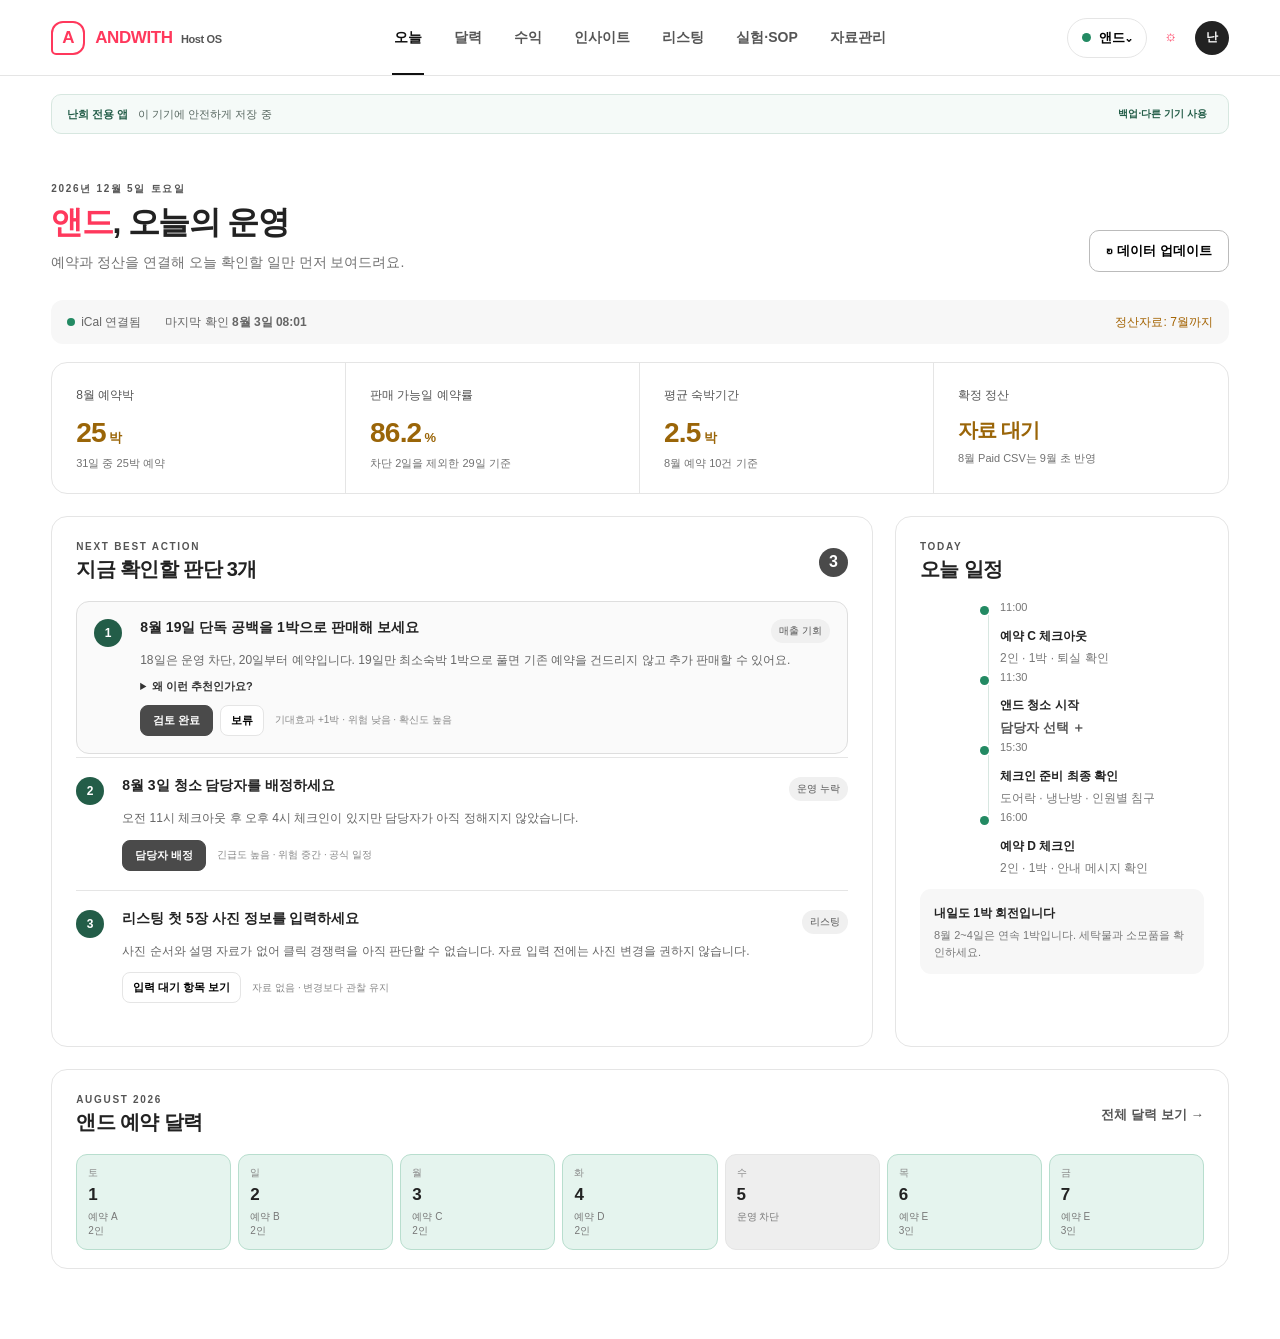
<file: index.html>
<!doctype html>
<html lang="ko">
<head>
  <meta charset="UTF-8">
  <meta name="viewport" content="width=device-width, initial-scale=1.0">
  <meta name="theme-color" content="#ff385c">
  <meta name="apple-mobile-web-app-capable" content="yes">
  <meta name="apple-mobile-web-app-status-bar-style" content="default">
  <meta name="description" content="앤드 숙소의 예약·정산·운영 판단을 돕는 내부 운영 대시보드">
  <title>ANDWITH Host OS · 앤드</title>
  <link rel="manifest" href="manifest.webmanifest">
  <link rel="icon" href="icons/icon.svg" type="image/svg+xml">
  <link rel="apple-touch-icon" href="icons/icon.svg">
  <link rel="stylesheet" href="styles.css">
</head>
<body>
  <header class="topbar">
    <a class="brand" href="#today" aria-label="ANDWITH 홈"><span class="brand-mark">A</span><span>ANDWITH <b>Host OS</b></span></a>
    <nav aria-label="주 메뉴">
      <button class="nav active" data-view="today">오늘</button><button class="nav" data-view="calendar">달력</button><button class="nav" data-view="revenue">수익</button><button class="nav" data-view="insights">인사이트</button><button class="nav" data-view="listing">리스팅</button><button class="nav" data-view="decisions">실험·SOP</button><button class="nav" data-view="data">자료관리</button>
    </nav>
    <div class="top-actions"><div class="property-switch"><button class="property-pill" id="propertyButton"><i></i><span data-property-name>앤드</span>⌄</button><div class="property-menu" id="propertyMenu" hidden></div></div><button class="utility-button" id="installButton" hidden>앱 설치</button><button class="bell" data-open="deviceDialog" aria-label="백업 및 기기 설정">⚙</button><span class="avatar">난</span></div>
  </header>

  <main>
    <div class="device-banner"><b>난희 전용 앱</b><span id="storageStatus">이 기기에 안전하게 저장 중</span><button type="button" data-open="deviceDialog">백업·다른 기기 사용</button></div>
    <section class="view active" id="today">
      <div class="page-head"><div><p class="kicker" id="currentDate">오늘</p><h1><em class="property-accent" data-property-name>앤드</em>, 오늘의 운영</h1><p>예약과 정산을 연결해 오늘 확인할 일만 먼저 보여드려요.</p></div><button class="outline" data-open="syncDialog">↻ 데이터 업데이트</button></div>
      <div class="status-strip"><span><i class="dot green"></i>iCal 연결됨</span><span>마지막 확인 <b id="lastSync">8월 3일 08:01</b></span><span class="needs">정산자료: 7월까지</span></div>
      <div class="metric-grid">
        <article><span>8월 예약박</span><strong id="bookedMetric">25<small>박</small></strong><p>31일 중 25박 예약</p></article>
        <article><span>판매 가능일 예약률</span><strong id="sellableMetric">86.2<small>%</small></strong><p>차단 2일을 제외한 29일 기준</p></article>
        <article><span>평균 숙박기간</span><strong id="losMetric">2.5<small>박</small></strong><p>8월 예약 10건 기준</p></article>
        <article><span>확정 정산</span><strong class="waiting">자료 대기</strong><p>8월 Paid CSV는 9월 초 반영</p></article>
      </div>

      <div class="dashboard-grid">
        <section class="panel actions-panel"><div class="panel-head"><div><p class="kicker">NEXT BEST ACTION</p><h2>지금 확인할 판단 3개</h2></div><span class="count">3</span></div>
          <article class="recommend urgent"><span class="rank">1</span><div><div class="rec-title"><b>8월 19일 단독 공백을 1박으로 판매해 보세요</b><span>매출 기회</span></div><p>18일은 운영 차단, 20일부터 예약입니다. 19일만 최소숙박 1박으로 풀면 기존 예약을 건드리지 않고 추가 판매할 수 있어요.</p><details><summary>왜 이런 추천인가요?</summary><ul><li>예약 사이 판매 가능한 단독 1박입니다.</li><li>최근 임박 1박 수령액은 약 8.8만~11.8만원 범위입니다.</li><li>외주 청소 시 할인 폭이 크면 이익이 빠르게 줄어듭니다.</li></ul></details><div class="rec-actions"><button class="action-button">검토 완료</button><button>보류</button><small>기대효과 +1박 · 위험 낮음 · 확신도 높음</small></div></div></article>
          <article class="recommend"><span class="rank">2</span><div><div class="rec-title"><b>8월 3일 청소 담당자를 배정하세요</b><span>운영 누락</span></div><p>오전 11시 체크아웃 후 오후 4시 체크인이 있지만 담당자가 아직 정해지지 않았습니다.</p><div class="rec-actions"><button class="action-button" data-view-link="calendar">담당자 배정</button><small>긴급도 높음 · 위험 중간 · 공식 일정</small></div></div></article>
          <article class="recommend"><span class="rank">3</span><div><div class="rec-title"><b>리스팅 첫 5장 사진 정보를 입력하세요</b><span>리스팅</span></div><p>사진 순서와 설명 자료가 없어 클릭 경쟁력을 아직 판단할 수 없습니다. 자료 입력 전에는 사진 변경을 권하지 않습니다.</p><div class="rec-actions"><button data-view-link="listing">입력 대기 항목 보기</button><small>자료 없음 · 변경보다 관찰 유지</small></div></div></article>
        </section>

        <aside class="panel right-panel"><div class="panel-head"><div><p class="kicker">TODAY</p><h2>오늘 일정</h2></div></div>
          <div class="timeline"><div><time>11:00</time><span><b>예약 C 체크아웃</b><small>2인 · 1박 · 퇴실 확인</small></span></div><div><time>11:30</time><span><b><span data-property-name>앤드</span> 청소 시작</b><small><button class="text-button" id="cleanerButton">담당자 선택 ＋</button></small></span></div><div><time>15:30</time><span><b>체크인 준비 최종 확인</b><small>도어락 · 냉난방 · 인원별 침구</small></span></div><div><time>16:00</time><span><b>예약 D 체크인</b><small>2인 · 1박 · 안내 메시지 확인</small></span></div></div>
          <div class="mini-alert"><b>내일도 1박 회전입니다</b><p>8월 2~4일은 연속 1박입니다. 세탁물과 소모품을 확인하세요.</p></div>
        </aside>
      </div>

      <section class="panel calendar-preview"><div class="panel-head"><div><p class="kicker">AUGUST 2026</p><h2><span data-property-name>앤드</span> 예약 달력</h2></div><button class="text-button" data-view-link="calendar">전체 달력 보기 →</button></div><div id="miniCalendar" class="week-strip"></div></section>
    </section>

    <section class="view" id="calendar">
      <div class="page-head compact"><div><p class="kicker">OPERATIONS CALENDAR</p><h1><em class="property-accent" data-property-name>앤드</em> 예약 달력</h1><p>예약·차단·청소 일정을 한 달 전체로 확인합니다.</p></div><div class="head-buttons"><button class="outline" data-open="reservationDialog">＋ 예약 보완</button><button class="primary" data-open="syncDialog">↻ 동기화</button></div></div>
      <section class="panel calendar-panel" id="singleCalendarPanel"><div class="calendar-toolbar"><button aria-label="이전 달">‹</button><h2>2026년 8월</h2><button aria-label="다음 달">›</button><div class="legend"><span><i class="and"></i><span data-property-name>앤드</span> 예약</span><span><i class="blocked"></i>운영 차단</span><span><i class="clean"></i>청소</span></div></div><div class="weekdays"><span>일</span><span>월</span><span>화</span><span>수</span><span>목</span><span>금</span><span>토</span></div><div id="monthCalendar" class="month-calendar"></div></section>
      <section class="panel portfolio-panel" id="portfolioCalendarPanel" hidden><div class="calendar-toolbar"><button aria-label="이전 달">‹</button><h2>2026년 8월 · 전체 숙소</h2><button aria-label="다음 달">›</button><div class="legend" id="portfolioLegend"></div></div><div class="portfolio-scroll"><div id="portfolioCalendar" class="portfolio-calendar"></div></div><p class="portfolio-help">숙소별 한 줄에서 예약기간·인원·청소일을 동시에 확인합니다. 숙소명을 누르면 개별 월 달력으로 전환됩니다.</p></section>
      <section class="panel cleaning-panel"><div class="panel-head"><div><p class="kicker">CLEANING ASSIGNMENT</p><h2>청소 일정 배정</h2><p>작업과정은 카카오톡에서 소통하고, 앱은 담당자와 일정 누락만 확인합니다.</p></div><div class="cleaning-tools"><select id="cleanerFilter" aria-label="담당자별 일정 필터"><option value="all">전체 담당자</option></select><button class="outline small" id="copyAllCleaning">카톡 일정 전체 복사</button></div></div><div id="cleaningScheduleList" class="cleaning-list"></div></section>
    </section>

    <section class="view" id="revenue">
      <div class="page-head compact"><div><p class="kicker">REVENUE & PROFIT</p><h1><em class="property-accent" data-property-name>앤드</em> 정산·손익</h1><p>숙박월 실적과 실제 입금월을 분리해서 봅니다.</p></div><div class="head-buttons"><button class="outline" data-open="monthlyCostDialog">월 비용 정리</button><button class="primary" data-open="csvDialog">CSV 업로드</button></div></div>
      <div class="notice"><b>8월은 진행 중입니다.</b><span>8월 Paid CSV를 9월 초에 올리면 확정 정산으로 마감됩니다. 매일 올릴 필요는 없어요.</span></div>
      <div class="month-tabs"><button>6월</button><button class="active">7월</button><button>8월 <small>진행 중</small></button></div>
      <div class="metric-grid revenue-cards"><article><span>7월 호스팅 총수입</span><strong>3,846,160<small>원</small></strong><p>숙박월 기준 추정 배분</p></article><article><span>공동호스트·수수료 후</span><strong>3,087,504<small>원</small></strong><p>입력 거래 기준</p></article><article><span>총 ADR</span><strong>142,450<small>원</small></strong><p>예약박 27박 기준</p></article><article><span>세전 예상 운영이익</span><strong id="profitMetric">1,757,504<small>원</small></strong><p>추가비용 입력 전</p></article></div>
      <div class="dashboard-grid"><section class="panel"><div class="panel-head"><div><p class="kicker">PROFIT BRIDGE</p><h2>7월에 남은 돈</h2></div><button class="outline small" data-open="monthlyCostDialog">월 비용 정리</button></div><div class="profit-list"><div><span>호스팅 총수입</span><b>3,846,160원</b></div><div class="minus"><span>에어비앤비 수수료·공동호스트</span><b>−758,656원</b></div><div id="monthlyCostRows"></div><div class="total"><span>세전 예상 운영이익</span><b id="profitTotal">3,087,504원</b></div></div><p class="formula">매일 지출을 다시 적지 않습니다. ChatGPT 운영일지로 정리한 월세·공과금·청소·비품 등 월 합계만 월말에 한 번 확정합니다.</p></section><aside class="panel data-quality"><div class="panel-head"><div><p class="kicker">DATA QUALITY</p><h2>정산 확인사항</h2></div></div><ul><li class="ok">Payout 행은 매출에서 제외</li><li class="ok">동일 예약코드 분할거래 통합</li><li class="ok">추천 크레딧은 영업외수입 분리</li><li class="warn">월경계 예약은 숙박일별 평균 배분</li><li class="warn" id="costQuality">7월 월 비용 입력 대기</li></ul></aside></div>
    </section>

    <section class="view" id="insights">
      <div class="page-head compact"><div><p class="kicker">PERFORMANCE INSIGHTS</p><h1><em class="property-accent" data-property-name>앤드</em> 성과 인사이트</h1><p>조회·예약·남은 판매일을 함께 보고 전환율을 해석합니다.</p></div><button class="outline" id="addChange" data-open="changeDialog">＋ 변경 기록</button></div>
      <div class="metric-grid"><article><span>7월 조회수</span><strong>4,126</strong><p>6월 대비 +58.2%</p></article><article><span>새 예약</span><strong>25<small>건</small></strong><p>선택기간 기준</p></article><article><span>조회→예약률</span><strong>0.6<small>%</small></strong><p>가동률과 다른 지표입니다</p></article><article><span>7월 판매 가능일 예약률</span><strong>100<small>%</small></strong><p>운영차단 4일 제외</p></article></div>
      <section class="panel chart-panel"><div class="panel-head"><div><p class="kicker">VIEWS & CHANGE LOG</p><h2>일별 조회수와 운영 변경</h2></div><span class="chip">자료 입력 대기</span></div><div class="chart-empty"><b>일별 조회수 자료가 없습니다</b><p>확인된 월 합계는 조회 4,126회·새 예약 25건입니다. 그래프 모양을 보고 일별 숫자를 임의 생성하지 않습니다.</p><button class="outline small" id="addInsightData">호스트 통계 화면·파일 등록</button></div></section>
      <section class="insight-grid"><article class="panel stage-card"><span class="stage">1 · 발견</span><h3>노출과 조회</h3><b>조회 4,126회</b><p>제목·대표사진·검색조건 변경과 조회 급등일을 비교합니다.</p><small>자료: 성과 대시보드</small></article><article class="panel stage-card"><span class="stage">2 · 전환</span><h3>조회에서 예약</h3><b>예약률 0.6%</b><p>남은 판매일과 최소숙박을 함께 봐야 낮아진 원인을 오판하지 않습니다.</p><small>자료: 성과 + iCal</small></article><article class="panel stage-card"><span class="stage">3 · 운영</span><h3>예약의 품질</h3><b>평균 2.5박</b><p>인원·리드타임·공백·청소 회전수를 이용해 좋은 예약을 구분합니다.</p><small>자료: iCal + 수기보완</small></article><article class="panel stage-card"><span class="stage">4 · 이익</span><h3>실제로 남은 돈</h3><b>순 ADR 추적</b><p>매출이 아니라 수수료와 모든 운영비를 제외한 결과로 평가합니다.</p><small>자료: CSV + 비용</small></article></section>
      <section class="panel report-preview"><div><p class="kicker">OWNER REPORT</p><h2>숙소주인에게 설명 가능한 성과보고서</h2><p>단순히 예약을 관리했다고 보고하지 않고, 공동호스트가 어떤 판단으로 매출과 운영품질을 관리했는지 근거와 함께 보여줍니다.</p></div><ul><li><b>예약·매출·순수익</b><span>가동률·ADR·비용 차감 결과</span></li><li><b>고객 구성</b><span>2·3·4인 예약과 숙박기간</span></li><li><b>후기 내용</b><span>반복 장점·단점과 대응</span></li><li><b>리스팅 변경</b><span>변경 이유와 전후 결과</span></li><li><b>다음 달 계획</b><span>실험 한 가지와 관찰기간</span></li><li><b>주요 수행업무</b><span>공동호스트가 처리한 판단</span></li></ul></section>
    </section>

    <section class="view" id="listing">
      <div class="page-head compact"><div><p class="kicker">LISTING OPTIMIZATION</p><h1><em class="property-accent" data-property-name>앤드</em> 리스팅 최적화</h1><p>확인 가능한 데이터만 사용해 검색 가능성·콘텐츠·가격·전환을 점검하고 변경 결과를 축적합니다.</p></div><div class="head-buttons"><button class="outline" data-open="listingDialog">기본정보 입력</button><button class="action-button" data-open="changeDialog">＋ 변경 이력</button></div></div>
      <div class="source-strip"><span><b>마지막 갱신</b> 2026.08.04 18:00</span><span class="evidence official">공식 확인</span><span class="evidence estimated">데이터 기반 추정</span><span class="evidence hypothesis">운영 가설</span></div>
      <section class="listing-status-grid"><article class="panel status-card"><span>검색 가능성 점검</span><b>일부 확인</b><p>iCal 연결 · 최소숙박 자료 있음<br>응답률·호스트 취소 자료 없음</p></article><article class="panel status-card"><span>리스팅 준비도</span><b>입력 보완</b><p>제목·구조 입력됨<br>사진 설명·번역문 입력 대기</p></article><article class="panel status-card"><span>가격 경쟁 상태</span><b>자료 없음</b><p>비교숙소 링크와 게스트 총가격 입력 필요</p></article><article class="panel status-card"><span>전환 추세</span><b>관찰 유지</b><p>조회→예약률 0.6%<br>판매 가능일과 함께 해석</p></article></section>
      <section class="panel listing-profile"><div class="panel-head"><div><p class="kicker">A · LISTING PROFILE</p><h2>리스팅 기본정보</h2></div><button class="text-button" data-open="listingDialog">입력·수정</button></div><div id="listingProfileSummary" class="profile-summary"></div></section>
      <section class="optimization-grid"><article class="panel"><div class="section-label">B · 검색 노출 점검</div><ul class="check-list"><li class="done">예약 가능한 날짜·최소숙박 확인</li><li class="done">최대 4인·침대 3개 정보 확인</li><li class="waiting-item">응답률·응답시간 입력 대기</li><li class="waiting-item">평점·후기 반복내용 입력 대기</li></ul></article><article class="panel"><div class="section-label">C · 콘텐츠 최적화</div><ul class="check-list"><li class="done">망원시장·한강·홍대 접근성 명시</li><li class="done">반지층과 협소한 공용공간 고지</li><li class="waiting-item">대표사진·첫 5장 순서 점검 필요</li><li class="waiting-item">중국어·영어 번역문 점검 필요</li></ul></article><article class="panel"><div class="section-label">D · 노출·전환 분석</div><div class="funnel-row"><span>조회 4,126</span><i>→</i><span>문의 <b>자료 없음</b></span><i>→</i><span>예약 25</span><i>→</i><span>후기 <b>입력 대기</b></span></div><p class="data-note">Airbnb가 제공하지 않은 노출·문의 수치는 생성하지 않습니다.</p></article><article class="panel"><div class="section-label">E · 가격·예약조건</div><ul class="check-list"><li>호스트 수령액: CSV 연결</li><li class="waiting-item">게스트 총 결제금액 입력 대기</li><li>추가인원 요금: 3인부터 2만원</li><li>1박·2박 예약 틈: 달력 자동점검</li></ul></article><article class="panel"><div class="section-label">F · 비교숙소 관리</div><p>같은 지역·침실 수·최대인원·지상/반지하 조건을 기준으로 실제 경쟁숙소 링크를 직접 저장합니다.</p><button class="outline small" data-open="competitorDialog">＋ 비교숙소 등록</button><div id="competitorList" class="compact-list"></div></article><article class="panel"><div class="section-label">G · 리스팅 변경 이력</div><div class="experiment-banner inactive"><b>진행 중인 실험 없음</b><span>변경 이력을 등록하면 관찰기간 동안 같은 영역의 반복수정을 경고합니다.</span><small>데이터가 부족하면 변경보다 관찰 유지를 우선합니다.</small></div><div id="changeHistoryList" class="compact-list"></div></article></section>
      <section class="panel recommendation-deck"><div class="panel-head"><div><p class="kicker">H · NEXT LISTING ACTION</p><h2>리스팅 추천 카드</h2></div><span>최대 3개 · 근거 유형 표시</span></div><article class="listing-rec"><span class="evidence estimated">데이터 기반 추정</span><h3>30일 이내 평일 1박 공실이 존재합니다</h3><dl><div><dt>사용 데이터</dt><dd>iCal · 8/1~8/31</dd></div><div><dt>권장 행동</dt><dd>해당 날짜만 최소숙박 1박으로 완화</dd></div><div><dt>기대 이익</dt><dd>추가 1박의 순수익 확보 가능</dd></div><div><dt>위험</dt><dd>외주 청소 시 낮은 판매가로 이익 감소</dd></div><div><dt>관찰 기간</dt><dd>14일</dd></div><div><dt>복구 조건</dt><dd>예약 없음 또는 순수익 기준 미달</dd></div></dl><footer>신뢰도 높음 · 전체 달력 조건은 변경하지 않음</footer></article><article class="listing-rec muted"><span class="evidence hypothesis">운영 가설</span><h3>3인 수요에 침대 3개의 장점이 충분히 전달되지 않을 수 있습니다</h3><p>사진과 설명자료가 부족하므로 지금은 변경보다 자료 수집을 우선합니다.</p><footer>신뢰도 낮음 · 관찰 유지</footer></article></section>
    </section>

    <section class="view" id="decisions">
      <div class="page-head compact"><div><p class="kicker">DECIDE · CONTROL · LEARN</p><h1><em class="property-accent" data-property-name>앤드</em> 실험·SOP</h1><p>감이 아니라 증거로, 동시에가 아니라 하나씩 실행합니다.</p></div><button class="primary" data-open="decisionDialog">＋ 결정 티켓</button></div>
      <div class="control-strip"><article><span>숙소별 진행 실험</span><b>0 / 1</b></article><article><span>전체 핵심과제</span><b>1 / 3</b></article><article><span>복구 가능한 실험</span><b>1</b></article><article><span>SOP 승격</span><b id="sopCount">0</b></article></div>
      <div class="dashboard-grid"><section class="panel"><div class="panel-head"><div><p class="kicker">DECISION TICKETS</p><h2>승인할 한 가지</h2></div><span class="evidence estimated">데이터 기반 추정</span></div><article class="decision-card"><h3>평일 1박 공실 한 날짜만 최소숙박을 완화</h3><div class="decision-facts"><p><b>확인된 사실</b> 예약 사이 판매 가능한 1박이 존재합니다.</p><p><b>미확인</b> 게스트 총가격과 외주 청소 확정비용</p></div><dl><div><dt>가장 작은 단계</dt><dd>해당 날짜 한 칸만 변경</dd></div><div><dt>변수</dt><dd>최소 숙박일 1개</dd></div><div><dt>최대손실</dt><dd>0원 · 할인은 별도 승인</dd></div><div><dt>관찰기간</dt><dd>14일</dd></div><div><dt>성공조건</dt><dd>목표 순현금 이상 예약</dd></div><div><dt>복구조건</dt><dd>미예약 또는 기준 미달</dd></div></dl><footer><span>승인자 난희 · 재검토 8월 17일</span><button class="outline small">변경하지 않음</button><button class="action-button small">제한 실행 승인</button></footer></article></section><aside class="panel"><div class="panel-head"><div><p class="kicker">LEARNING LOOP</p><h2>결과를 자산으로</h2></div></div><ol class="learning-steps"><li class="done">문제와 기준선 저장</li><li>한 변수 제한 실행</li><li>관찰기간 결과 확인</li><li>유지 또는 원상복구</li><li>반복 성공 시 SOP 승격</li></ol><div id="sopList" class="compact-list"><p>아직 승격된 SOP가 없습니다.</p></div></aside></div>
    </section>

    <section class="view" id="data">
      <div class="page-head compact"><div><p class="kicker">PRIVATE DATA CENTER</p><h1>자료관리</h1><p>내 숙소와 향후 관리숙소를 코드 수정 없이 등록하고 과거·현재·미래 자료를 연결합니다.</p></div><button class="primary" data-open="propertyDialog">＋ 숙소 등록</button></div>
      <section class="panel portfolio-overview"><div class="panel-head"><div><p class="kicker">MY PORTFOLIO</p><h2>내 숙소 · 망원 건물</h2></div><span>관리자 난희</span></div><div class="property-cards"><article><i style="background:#315f50"></i><div><b>1호점 · 앤드</b><span>기본정보 등록 · 예약자료 연결</span></div><button class="outline small" data-property-jump="and">열기</button></article><article><i style="background:#d49a22"></i><div><b>2호점 · 위드</b><span>기본정보 등록 · 자료 가져오기 대기</span></div><button class="outline small" data-property-jump="with">열기</button></article></div></section>
      <div class="data-grid"><button class="data-tile" data-open="syncDialog"><b>현재·미래 달력</b><span>숙소별 iCal 주소를 한 번 연결</span><em>iCal 연결 →</em></button><button class="data-tile" data-open="csvDialog"><b>과거·현재 수입</b><span>Paid·Upcoming CSV 여러 번 반영</span><em>CSV 가져오기 →</em></button><button class="data-tile" data-open="monthlyCostDialog"><b>월별 비용</b><span>월말에 항목별 합계만 한 번 입력</span><em>월 비용 정리 →</em></button><button class="data-tile" data-open="cleanerDialog"><b>청소 담당자</b><span>난희·외주 담당자를 등록하고 배정</span><em>담당자 관리 →</em></button><button class="data-tile" data-open="listingDialog"><b>리스팅 기준선</b><span>제목·사진·예약조건의 현재 상태 저장</span><em>기본정보 입력 →</em></button><button class="data-tile"><b>성과·후기</b><span>자료가 없으면 임의 생성하지 않음</span><em>2차 연결 예정</em></button></div>
      <section class="panel privacy-panel"><b>비공개 운영 원칙</b><p>예약코드는 중복·환불 연결에만 내부 사용하고 기본 화면에서 숨깁니다. 계좌번호·결제 참조번호·Airbnb 비밀번호는 저장하지 않습니다.</p></section>
    </section>
  </main>

  <dialog id="syncDialog"><form method="dialog"><button class="close" value="cancel">×</button><p class="kicker">CALENDAR SYNC</p><h2>예약 달력 업데이트</h2><p>iCal 주소는 한 번만 저장합니다. 브라우저 보안상 직접 읽지 못할 경우 최신 iCal 원문을 붙여 넣을 수 있어요.</p><label>비공개 iCal 주소<input id="icalUrl" type="url" value="" placeholder="https://www.airbnb.co.kr/calendar/ical/…"></label><label>또는 iCal 원문 붙여넣기<textarea id="icalText" placeholder="BEGIN:VCALENDAR…"></textarea></label><div id="syncResult" class="result">현재 테스트 데이터: 8월 예약 10건 · 25박 · 차단 2일</div><div class="dialog-actions"><button value="cancel">취소</button><button type="button" class="primary" id="syncButton">업데이트 확인</button></div></form></dialog>
  <dialog id="csvDialog"><form method="dialog"><button class="close" value="cancel">×</button><p class="kicker">AIRBNB CSV</p><h2>정산자료 가져오기</h2><p>같은 파일을 다시 올려도 예약코드와 거래 내용을 비교해 중복 반영하지 않습니다.</p><label class="dropzone">CSV 파일 선택<input id="csvFile" type="file" accept=".csv,text/csv"><span>파일을 끌어놓거나 눌러서 선택</span><small>Paid 또는 Upcoming CSV</small></label><label>또는 표 내용 붙여넣기<textarea id="csvText" placeholder="날짜&#9;입금 예정일&#9;종류&#9;예약 코드…"></textarea></label><div id="csvResult" class="result">파일을 선택하면 예약·Payout·공동호스트 분배를 자동 분류합니다.</div><div class="dialog-actions"><button value="cancel">취소</button><button type="button" class="primary" id="csvButton">분석해서 반영</button></div></form></dialog>
  <dialog id="guestDialog"><form method="dialog"><button class="close" value="cancel">×</button><p class="kicker">GUEST COUNT</p><h2>새 예약 인원 확인</h2><p>현재 등록된 8월 예약은 모두 입력됐습니다. 다음 새 예약부터 아래 버튼으로 총인원만 선택하면 됩니다.</p><div class="empty-state">✓ 미입력 예약이 없습니다.</div><div class="dialog-actions"><button value="cancel" class="primary">확인</button></div></form></dialog>
  <dialog id="reservationDialog"><form method="dialog"><button class="close" value="cancel">×</button><p class="kicker">RESERVATION DETAILS</p><h2>예약 정보 보완</h2><div class="form-row"><label>체크인<input type="date" value="2026-08-04"></label><label>체크아웃<input type="date" value="2026-08-05"></label></div><label>총인원<div class="guest-buttons"><button type="button">1명</button><button type="button" class="selected">2명</button><button type="button">3명</button><button type="button">4명</button></div></label><label>청소 담당자<select><option>난희 · 직접 청소</option><option>외주 담당자</option><option>미배정</option></select></label><div class="dialog-actions"><button value="cancel">취소</button><button value="default" class="primary">저장</button></div></form></dialog>
  <dialog id="monthlyCostDialog" class="wide-dialog"><form method="dialog" id="monthlyCostForm"><button class="close" value="cancel">×</button><p class="kicker">MONTHLY COST CLOSE</p><h2><span data-property-name>앤드</span> 월별 비용 정리</h2><p>매일 입력하지 않고 월말에 항목별 합계만 한 번 저장합니다.</p><div class="form-row"><label>귀속월<input name="month" type="month" value="2026-07" required></label><label>상태<select name="status"><option>작성 중</option><option>월말 확정</option></select></label></div><div class="cost-fields"><label>월세<input name="rent" type="number" min="0" value="700000"></label><label>관리비<input name="management" type="number" min="0" value="50000"></label><label>전기·가스·수도<input name="utilities" type="number" min="0"></label><label>인터넷<input name="internet" type="number" min="0"></label><label>청소비<input name="cleaning" type="number" min="0"></label><label>세탁비<input name="laundry" type="number" min="0"></label><label>비품·소모품<input name="supplies" type="number" min="0"></label><label>수리·보수<input name="repairs" type="number" min="0"></label><label>기타<input name="other" type="number" min="0"></label></div><label>월말 메모<textarea name="note" placeholder="예: 인터넷은 힘찬 명의로 납부"></textarea></label><div class="monthly-total">월 비용 합계 <b id="monthlyCostPreview">750,000원</b></div><div class="dialog-actions"><button value="cancel">취소</button><button type="submit" class="action-button">월 비용 저장</button></div></form></dialog>
  <dialog id="cleanerDialog"><form method="dialog" id="cleanerForm"><button class="close" value="cancel">×</button><p class="kicker">CLEANER DIRECTORY</p><h2>청소 담당자 등록</h2><p>담당자는 난희만 등록합니다. 현장 소통은 계속 카카오톡을 사용합니다.</p><label>이름<input name="name" required placeholder="예: 홍길동"></label><label>구분<select name="type"><option>난희 직접 청소</option><option>외주 담당자</option></select></label><label>기본 1회 비용<input name="fee" type="number" min="0" placeholder="예: 50000"></label><label>기본 숙소<select name="property"><option value="and">앤드</option><option value="with">위드</option><option value="all">앤드·위드</option></select></label><div id="cleanerDirectory" class="result"></div><div class="dialog-actions"><button value="cancel">닫기</button><button type="submit" class="action-button">담당자 등록</button></div></form></dialog>
  <dialog id="decisionDialog"><form method="dialog" id="decisionForm"><button class="close" value="cancel">×</button><p class="kicker">CONTROLLED DECISION</p><h2>결정 티켓 만들기</h2><label>발견된 현상<input name="finding" required></label><label>권장 행동<input name="action" required></label><div class="form-row"><label>최대손실<input name="maxLoss"></label><label>관찰 종료일<input name="reviewDate" type="date"></label></div><label>성공조건<input name="success" required></label><label>중단·원상복구 조건<input name="rollback" required></label><div class="dialog-actions"><button value="cancel">취소</button><button type="submit" class="action-button">난희 승인 대기로 저장</button></div></form></dialog>
  <dialog id="deviceDialog"><form method="dialog"><button class="close" value="cancel">×</button><p class="kicker">DEVICE & BACKUP</p><h2>기기 저장·백업</h2><p>현재 버전은 기기 안에 저장됩니다. 태블릿에서 내보낸 백업을 휴대폰·PC에서 가져오면 같은 자료를 이어서 볼 수 있습니다.</p><div class="device-actions"><button type="button" class="action-button" id="exportBackup">백업 파일 내보내기</button><label class="file-button">백업 파일 가져오기<input id="importBackup" type="file" accept="application/json,.json"></label></div><div class="result" id="backupResult">마지막 백업: 아직 없음</div><div class="install-help"><b>홈 화면에 앱 추가</b><p>Android·Chrome: 메뉴 → 앱 설치 또는 홈 화면에 추가<br>iPhone·iPad Safari: 공유 → 홈 화면에 추가</p><button type="button" class="outline" id="installFromDialog">설치 가능한지 확인</button></div><p class="privacy-copy">공용 PC에서는 사용 후 브라우저 자료를 삭제하세요. 난희 전용 클라우드 동기화는 비공개 서버 배포 단계에서 연결합니다.</p><div class="dialog-actions"><button value="cancel">닫기</button></div></form></dialog>
  <dialog id="propertyDialog"><form method="dialog" id="propertyForm"><button class="close" value="cancel">×</button><p class="kicker">NEW PROPERTY</p><h2>새 숙소 등록</h2><p>숙소별 예약·정산·리스팅 자료는 서로 분리해 관리합니다.</p><label>숙소명<input name="name" required placeholder="예: 위드"></label><label>지역<input name="area" required placeholder="예: 서울 마포구"></label><label>숙소 표시색<select name="color"><option value="#d49a22">황금색</option><option value="#315f50">짙은 초록</option><option value="#596a91">남색</option></select></label><div class="dialog-actions"><button value="cancel">취소</button><button type="submit" class="action-button">숙소 등록</button></div></form></dialog>
  <dialog id="listingDialog" class="wide-dialog"><form method="dialog" id="listingForm"><button class="close" value="cancel">×</button><p class="kicker">LISTING PROFILE</p><h2>숙소별 리스팅 기본정보</h2><p>자동으로 확인할 수 없는 내용은 직접 수정합니다. 입력값은 현재 선택한 숙소에만 저장됩니다.</p><div class="form-row"><label>에어비앤비 공개 링크<input name="url" type="url" placeholder="https://www.airbnb.co.kr/rooms/..."></label><label>리스팅 제목<input name="title" required></label></div><label>요약문<textarea name="summary"></textarea></label><label>상세 설명<textarea name="description"></textarea></label><div class="form-row three"><label>최대 인원<input name="maxGuests" type="number" min="1"></label><label>침실·침대·욕실<input name="layout" placeholder="2실 · 3침대 · 1욕실"></label><label>체크인·체크아웃<input name="times" placeholder="16:00 · 11:00"></label></div><label>편의시설<textarea name="amenities" placeholder="와이파이, 세탁기, 에어컨..."></textarea></label><label>숙소 이용규칙<textarea name="rules"></textarea></label><div class="form-row three"><label>즉시 예약<select name="instantBook"><option>사용</option><option>사용 안 함</option></select></label><label>최소·최대 숙박<input name="stayLimits" placeholder="1~28박"></label><label>사전 예약 가능 기간<input name="advanceWindow" placeholder="예: 12개월"></label></div><div class="form-row three"><label>예약 마감시간<input name="cutoff" placeholder="예: 1일 전"></label><label>준비시간<input name="prepTime" placeholder="예: 없음"></label><label>취소정책<input name="cancellation" placeholder="예: 일반"></label></div><label>대표사진·사진 순서·설명<textarea name="photos" placeholder="1. 대표사진: 큰방 전체 / 2. 침대 구성..."></textarea></label><div class="dialog-actions"><button value="cancel">취소</button><button type="submit" class="action-button">기본정보 저장</button></div></form></dialog>
  <dialog id="changeDialog"><form method="dialog" id="changeForm"><button class="close" value="cancel">×</button><p class="kicker">CHANGE LOG</p><h2>리스팅 변경 이력</h2><label>변경일<input name="date" type="date" required></label><label>변경 항목<select name="field"><option>제목</option><option>대표사진</option><option>사진 순서</option><option>설명</option><option>편의시설</option><option>가격</option><option>인원 추가요금</option><option>최소 숙박일</option><option>할인</option><option>예약 가능 기간</option></select></label><div class="form-row"><label>변경 전<textarea name="before" required></textarea></label><label>변경 후<textarea name="after" required></textarea></label></div><label>변경 이유<input name="reason" required></label><label>기대 효과<input name="expected"></label><div class="form-row"><label>관찰 시작<input name="observeStart" type="date"></label><label>관찰 종료<input name="observeEnd" type="date"></label></div><label>실제 결과·결정<textarea name="result" placeholder="관찰 중 / 유지 / 추가 관찰 / 원상복구"></textarea></label><div class="dialog-actions"><button value="cancel">취소</button><button type="submit" class="action-button">변경 이력 저장</button></div></form></dialog>
  <dialog id="competitorDialog"><form method="dialog" id="competitorForm"><button class="close" value="cancel">×</button><p class="kicker">COMPARABLE LISTING</p><h2>비교숙소 직접 등록</h2><p>자동 스크래핑 없이 실제 경쟁대상만 저장합니다.</p><label>비교숙소명<input name="name" required></label><label>공개 링크<input name="url" type="url" required></label><div class="form-row"><label>평일 총가격<input name="weekdayPrice" type="number"></label><label>주말 총가격<input name="weekendPrice" type="number"></label></div><label>조건 메모<textarea name="conditions" placeholder="지역·침실·최대인원·숙소유형·평점·반지하 여부·편의시설"></textarea></label><div class="dialog-actions"><button value="cancel">취소</button><button type="submit" class="action-button">비교숙소 저장</button></div></form></dialog>
  <div id="toast" role="status"></div>
  <script src="app.js"></script>
</body>
</html>
</file>
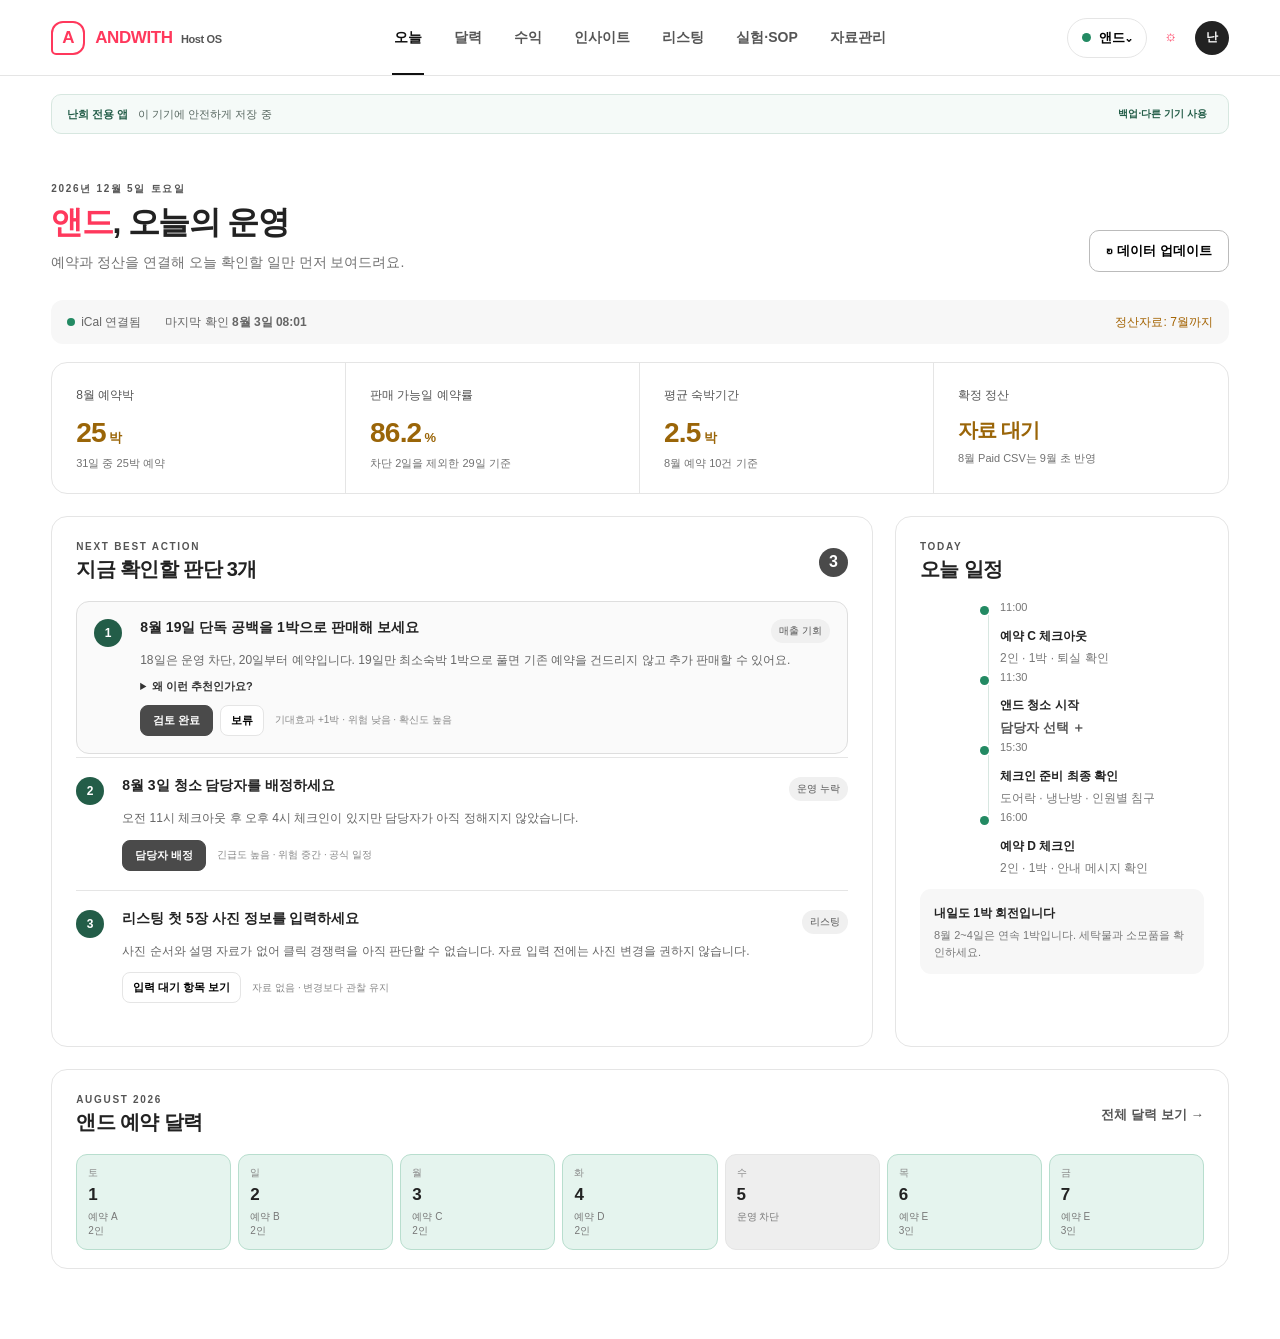
<file: andwith-demo.html>
<!doctype html>
<html lang="ko">
<head>
  <meta charset="UTF-8">
  <meta name="viewport" content="width=device-width, initial-scale=1.0">
  <meta name="theme-color" content="#ff385c">
  <meta name="apple-mobile-web-app-capable" content="yes">
  <meta name="apple-mobile-web-app-status-bar-style" content="default">
  <meta name="description" content="앤드 숙소의 예약·정산·운영 판단을 돕는 내부 운영 대시보드">
  <title>ANDWITH Host OS · 앤드</title>
  <link rel="manifest" href="manifest.webmanifest">
  <link rel="icon" href="icons/icon.svg" type="image/svg+xml">
  <link rel="apple-touch-icon" href="icons/icon.svg">
  <style>
:root{--coral:#ff385c;--coral-dark:#df264b;--ink:#222;--muted:#717171;--line:#e5e5e5;--soft:#f7f7f7;--green:#238a63;--green-soft:#e5f4ee;--gold:#d49a22;--shadow:0 8px 30px rgba(0,0,0,.07)}
*{box-sizing:border-box}html{scroll-behavior:smooth}body{margin:0;color:var(--ink);background:#fff;font-family:Pretendard,"Noto Sans KR",-apple-system,BlinkMacSystemFont,"Segoe UI",sans-serif}.topbar{height:76px;border-bottom:1px solid var(--line);display:grid;grid-template-columns:1fr auto 1fr;align-items:center;padding:0 4vw;position:sticky;top:0;background:rgba(255,255,255,.96);backdrop-filter:blur(12px);z-index:20}.brand{display:flex;align-items:center;gap:10px;text-decoration:none;color:var(--coral);font-size:17px;font-weight:800;letter-spacing:-.4px}.brand b{color:#555;font-size:11px;margin-left:4px}.brand-mark{width:34px;height:34px;border:2px solid var(--coral);border-radius:12px 12px 12px 5px;display:grid;place-items:center}.topbar nav{display:flex;align-self:stretch;gap:28px}.nav{border:0;background:none;font-size:14px;font-weight:650;color:#555;position:relative;cursor:pointer;padding:0 2px}.nav.active{color:#111}.nav.active:after{content:"";height:2px;background:#111;position:absolute;left:0;right:0;bottom:0}.top-actions{display:flex;align-items:center;justify-content:flex-end;gap:13px}.property-pill{border:1px solid var(--line);border-radius:24px;background:white;padding:10px 14px;font-weight:700}.property-pill i{display:inline-block;width:9px;height:9px;border-radius:50%;background:var(--green);margin-right:8px}.bell{border:0;background:none;color:var(--coral);font-size:10px}.avatar{width:34px;height:34px;border-radius:50%;display:grid;place-items:center;background:#222;color:white;font-size:12px;font-weight:700}main{max-width:1480px;margin:auto;padding:0 4vw 70px}.view{display:none}.view.active{display:block}.page-head{display:flex;justify-content:space-between;align-items:flex-end;padding:48px 0 28px;gap:30px}.page-head.compact{padding-top:40px}.page-head h1{font-size:32px;letter-spacing:-1.3px;margin:5px 0 9px}.page-head h1 em{font-style:normal;color:var(--coral)}.page-head>div>p:last-child{color:var(--muted);font-size:14px;margin:0}.kicker{margin:0;color:var(--coral);font-size:10px;letter-spacing:1.7px;font-weight:800}.outline,.primary{border-radius:10px;padding:11px 16px;font-weight:700;cursor:pointer}.outline{background:#fff;border:1px solid #bbb}.primary{background:var(--coral);color:#fff;border:1px solid var(--coral)}.primary:hover{background:var(--coral-dark)}.status-strip{height:44px;background:var(--soft);border-radius:12px;display:flex;align-items:center;gap:24px;padding:0 16px;font-size:12px;color:#666;margin-bottom:18px}.status-strip .needs{margin-left:auto;color:#a36200}.dot{display:inline-block;width:8px;height:8px;border-radius:50%;margin-right:6px}.green{background:var(--green)}.metric-grid{display:grid;grid-template-columns:repeat(4,1fr);border:1px solid var(--line);border-radius:16px;overflow:hidden;margin-bottom:22px}.metric-grid article{padding:22px 24px;min-height:126px;border-right:1px solid var(--line)}.metric-grid article:last-child{border:0}.metric-grid span{font-size:12px;color:#555}.metric-grid strong{display:block;font-size:28px;margin:13px 0 7px;letter-spacing:-.8px}.metric-grid strong small{font-size:13px;margin-left:3px}.metric-grid p{font-size:11px;color:var(--muted);margin:0}.metric-grid .waiting{font-size:20px;color:#a36200}.dashboard-grid{display:grid;grid-template-columns:minmax(0,1.6fr) minmax(300px,.65fr);gap:22px;margin-bottom:22px}.panel{border:1px solid var(--line);border-radius:16px;background:#fff;padding:24px}.panel-head{display:flex;align-items:center;justify-content:space-between;margin-bottom:18px}.panel-head h2{font-size:20px;margin:4px 0 0;letter-spacing:-.6px}.count{width:29px;height:29px;border-radius:50%;display:grid;place-items:center;background:#fff0f3;color:var(--coral);font-weight:800}.recommend{display:grid;grid-template-columns:34px 1fr;gap:12px;padding:19px 0;border-top:1px solid var(--line)}.recommend.urgent{border:1px solid #ffd4dd;background:#fff9fa;border-radius:13px;padding:17px;margin-bottom:3px}.rank{width:28px;height:28px;border-radius:50%;background:#f4f4f4;display:grid;place-items:center;font-weight:800;font-size:12px}.urgent .rank{background:var(--coral);color:#fff}.rec-title{display:flex;justify-content:space-between;gap:12px}.rec-title b{font-size:14px}.rec-title span{font-size:10px;color:var(--coral);background:#fff0f3;padding:5px 8px;border-radius:20px;white-space:nowrap}.recommend p{font-size:12px;line-height:1.65;color:#666;margin:8px 0}.recommend details{font-size:11px;color:#666}.recommend summary{cursor:pointer;color:#333;font-weight:700}.recommend li{margin:6px 0}.rec-actions{display:flex;align-items:center;gap:7px;margin-top:11px}.rec-actions button{border:1px solid var(--line);background:#fff;padding:7px 10px;border-radius:8px;font-size:11px;font-weight:700;cursor:pointer}.rec-actions button.primary{background:var(--coral);border-color:var(--coral);color:#fff}.rec-actions small{color:#888;font-size:10px;margin-left:4px}.right-panel{padding-bottom:18px}.timeline{display:grid;gap:0}.timeline>div{display:grid;grid-template-columns:52px 12px 1fr;gap:8px;position:relative;min-height:70px}.timeline>div:before{content:"";grid-column:2;width:9px;height:9px;border-radius:50%;background:var(--green);margin-top:5px;z-index:1}.timeline>div:not(:last-child):after{content:"";position:absolute;left:68px;top:14px;bottom:-4px;width:1px;background:#d8e7e1}.timeline time{font-size:11px;color:#777}.timeline span{grid-column:3}.timeline b,.timeline small{display:block;font-size:12px}.timeline small{color:#777;margin-top:5px}.text-button{border:0;background:none;color:var(--coral);font-weight:700;padding:0;cursor:pointer}.mini-alert{background:#f7f7f7;padding:14px;border-radius:11px;margin-top:8px}.mini-alert b{font-size:12px}.mini-alert p{font-size:11px;line-height:1.5;color:#777;margin:5px 0 0}.calendar-preview{padding-bottom:18px}.week-strip{display:grid;grid-template-columns:repeat(7,1fr);gap:7px}.week-day{min-height:91px;border:1px solid var(--line);border-radius:11px;padding:11px}.week-day span,.week-day b,.week-day small{display:block}.week-day span{font-size:10px;color:#888}.week-day b{font-size:17px;margin:5px 0}.week-day small{font-size:10px;color:#777}.week-day.booked{background:var(--green-soft);border-color:#b8dece}.week-day.blocked-day{background:#eee;text-decoration:none}.calendar-toolbar{display:flex;align-items:center;gap:13px;margin-bottom:18px}.calendar-toolbar>button{border:1px solid var(--line);background:#fff;border-radius:50%;width:32px;height:32px;font-size:20px}.calendar-toolbar h2{font-size:23px;margin:0}.legend{margin-left:auto;display:flex;gap:15px;font-size:11px;color:#666}.legend i{display:inline-block;width:9px;height:9px;border-radius:3px;margin-right:5px}.legend .and{background:var(--green)}.legend .blocked{background:#aaa}.legend .clean{border:2px solid var(--coral)}.weekdays,.month-calendar{display:grid;grid-template-columns:repeat(7,1fr)}.weekdays span{font-size:11px;text-align:center;color:#777;padding:8px}.month-calendar{border-top:1px solid var(--line);border-left:1px solid var(--line)}.day{background:#fff;border:0;border-right:1px solid var(--line);border-bottom:1px solid var(--line);min-height:132px;padding:9px;text-align:left;position:relative;overflow:hidden;cursor:pointer}.day:hover{box-shadow:inset 0 0 0 2px #bbb}.day.outside{background:#fafafa;cursor:default}.day time{font-weight:700;font-size:12px}.day.booked{background:linear-gradient(180deg,#fff 0,#fff 27%,#f0f8f5 27%)}.stay{margin:13px -4px 0;background:var(--green);color:#fff;border-radius:6px;padding:8px;min-height:43px}.stay b,.stay span{display:block;white-space:nowrap;overflow:hidden;text-overflow:ellipsis}.stay b{font-size:11px}.stay span{font-size:9px;opacity:.9;margin-top:2px}.block-label{margin-top:15px;background:#ddd;color:#666;border-radius:6px;padding:8px;font-size:10px}.clean-label{position:absolute;bottom:7px;left:8px;color:var(--coral);font-size:9px;font-weight:700}.price{position:absolute;left:9px;bottom:10px;font-size:10px;color:#777}.head-buttons{display:flex;gap:8px}.notice{display:flex;gap:12px;align-items:center;background:#fff5e5;color:#805400;padding:13px 16px;border-radius:10px;font-size:12px;margin-bottom:20px}.month-tabs{display:flex;gap:7px;margin-bottom:14px}.month-tabs button{border:1px solid var(--line);background:#fff;padding:9px 17px;border-radius:22px;font-weight:700}.month-tabs button.active{background:#222;color:#fff}.month-tabs small{font-size:8px}.revenue-cards{margin-bottom:22px}.profit-list>div{display:flex;justify-content:space-between;padding:13px 0;border-bottom:1px solid var(--line);font-size:13px}.profit-list .minus b{color:#777}.profit-list .total{padding-top:18px;border:0;font-size:15px}.profit-list .total b{color:var(--green)}.formula{background:var(--soft);padding:11px;border-radius:8px;color:#777;font-size:10px}.data-quality ul{list-style:none;padding:0;margin:0}.data-quality li{padding:10px 0;border-bottom:1px solid var(--line);font-size:12px}.data-quality li:before{margin-right:8px}.data-quality .ok:before{content:'✓';color:var(--green)}.data-quality .warn:before{content:'!';color:#b87800;font-weight:800}.chart-panel{padding-bottom:22px}.chip{font-size:10px;background:#fff0f3;color:var(--coral);padding:7px 10px;border-radius:20px}.chart{height:260px;position:relative;margin-top:30px}.chart svg{width:100%;height:230px;overflow:visible}.chart .area{fill:url(#area)}.chart .line{fill:none;stroke:var(--coral);stroke-width:3}.chart circle{fill:var(--coral);stroke:#fff;stroke-width:3}.gridlines{position:absolute;inset:0 0 30px;background:repeating-linear-gradient(to bottom,#eee 0,#eee 1px,transparent 1px,transparent 45px)}.spike-note{position:absolute;right:2%;top:-28px;background:#fff;border:1px solid #ffd1da;box-shadow:var(--shadow);padding:11px 13px;border-radius:10px;display:grid;gap:3px}.spike-note b{font-size:11px}.spike-note span{font-size:9px;color:#777}.spike-note button{border:0;background:none;color:var(--coral);padding:3px 0;text-align:left;font-size:9px;font-weight:700}.chart-labels{display:flex;justify-content:space-between;color:#888;font-size:10px}dialog{border:0;border-radius:18px;padding:0;width:min(590px,calc(100vw - 30px));box-shadow:0 24px 90px rgba(0,0,0,.25)}dialog::backdrop{background:rgba(0,0,0,.44);backdrop-filter:blur(2px)}dialog form{padding:30px;position:relative}dialog h2{font-size:24px;margin:5px 0 9px}dialog form>p:not(.kicker){font-size:12px;color:#777;line-height:1.6}.close{position:absolute;right:18px;top:16px;border:0;background:#f4f4f4;border-radius:50%;width:30px;height:30px;font-size:18px}dialog label{display:grid;gap:7px;font-size:11px;font-weight:700;margin-top:15px}dialog input,dialog textarea,dialog select{border:1px solid #ccc;border-radius:9px;padding:11px;font:inherit}dialog textarea{min-height:100px;resize:vertical}.dialog-actions{display:flex;justify-content:flex-end;gap:8px;margin-top:20px}.dialog-actions button{border:1px solid var(--line);padding:10px 15px;border-radius:9px;background:#fff;font-weight:700}.dialog-actions .primary{background:var(--coral);color:#fff}.result,.empty-state{margin-top:14px;background:var(--soft);padding:13px;border-radius:9px;color:#666;font-size:11px}.dropzone{border:1px dashed #aaa;border-radius:11px;padding:23px;text-align:center}.dropzone input{display:none}.dropzone span,.dropzone small{display:block}.dropzone small{color:#999;margin-top:4px}.form-row{display:grid;grid-template-columns:1fr 1fr;gap:10px}.guest-buttons{display:grid;grid-template-columns:repeat(4,1fr);gap:7px}.guest-buttons button{border:1px solid #ccc;background:#fff;padding:10px;border-radius:8px}.guest-buttons button.selected{background:var(--green);color:#fff;border-color:var(--green)}#toast{position:fixed;bottom:25px;left:50%;transform:translate(-50%,20px);background:#222;color:#fff;padding:11px 18px;border-radius:24px;font-size:12px;opacity:0;pointer-events:none;transition:.25s;z-index:99}#toast.show{opacity:1;transform:translate(-50%,0)}
@media(max-width:1000px){.metric-grid{grid-template-columns:1fr 1fr}.metric-grid article:nth-child(2){border-right:0}.metric-grid article:nth-child(-n+2){border-bottom:1px solid var(--line)}.dashboard-grid{grid-template-columns:1fr}.day{min-height:110px}.topbar{grid-template-columns:1fr auto}.topbar nav{display:none}.brand b{display:none}}
@media(max-width:650px){.topbar{height:64px;padding:0 16px}.property-pill{display:none}main{padding:0 13px 40px}.page-head{padding-top:28px;display:block}.page-head h1{font-size:27px}.page-head>button,.head-buttons{margin-top:18px}.metric-grid{grid-template-columns:1fr 1fr}.metric-grid article{padding:16px;min-height:110px}.metric-grid strong{font-size:22px}.status-strip{overflow:auto;white-space:nowrap}.recommend{grid-template-columns:28px 1fr}.rec-title{display:block}.rec-title span{display:inline-block;margin-top:6px}.rec-actions{flex-wrap:wrap}.week-strip{overflow:auto;grid-template-columns:repeat(7,95px)}.calendar-panel{padding:12px;overflow:auto}.calendar-toolbar,.weekdays,.month-calendar{min-width:760px}.legend{display:none}.day{min-height:115px}.notice{align-items:flex-start;display:grid}.spike-note{right:0}.chart{height:220px}.chart svg{height:190px}}
.demo-banner{margin-top:18px;padding:11px 15px;border:1px solid #ffd4dd;background:#fff7f9;border-radius:10px;display:flex;align-items:center;gap:10px;color:#6f4250;font-size:11px}.demo-banner b{color:var(--coral);white-space:nowrap}@media(max-width:650px){.demo-banner{align-items:flex-start;display:grid}}
/* ANDWITH is the only coral brand element; operational controls stay neutral. */
.kicker,.page-head h1 em,.text-button,.spike-note button,.chip{color:#555}.page-head h1 em{font-style:normal}.primary,.rec-actions button.primary,.action-button,.dialog-actions .action-button{background:#4a4a4a!important;border-color:#4a4a4a!important;color:#fff!important}.primary:hover,.action-button:hover{background:#303030!important}.count,.urgent .rank{background:#4a4a4a;color:#fff}.recommend.urgent{border-color:#dedede;background:#fafafa}.rec-title span,.chip{background:#f0f0f0;color:#555}.demo-banner{border-color:#e2e2e2;background:#f8f8f8;color:#666}.demo-banner b{color:#333}.outline.small{padding:7px 10px;font-size:11px}.rec-actions .action-button{padding:7px 12px}
/* A reservation is one continuous bar, split only when a calendar row wraps. */
.day{overflow:visible}.stay{position:relative;z-index:2;margin:13px -10px 0;border-radius:0;min-height:43px}.stay.segment-start{margin-left:-4px;border-radius:7px 0 0 7px;padding-left:9px}.stay.segment-end{margin-right:-4px;border-radius:0 7px 7px 0}.stay.segment-start.segment-end{border-radius:7px;margin-left:-4px;margin-right:-4px}
.custom-expense{position:relative;padding-right:30px!important}.custom-expense span small{display:block;color:#999;font-size:9px;margin-top:3px}.custom-expense button{position:absolute;right:0;border:0;background:#f1f1f1;width:22px;height:22px;border-radius:50%;cursor:pointer;color:#777}.profit-list #extraExpenseRows:empty{display:none}
#viewsChart circle{fill:#fff;stroke:#3f3f3f;stroke-width:3;cursor:pointer;vector-effect:non-scaling-stroke}#viewsChart circle:hover,#viewsChart circle.selected{fill:#3f3f3f;stroke:#fff;stroke-width:4}.chart-detail{display:grid;grid-template-columns:repeat(4,1fr) auto;align-items:center;gap:12px;background:#f7f7f7;border-radius:11px;padding:13px 15px;margin-top:14px}.chart-detail div span,.chart-detail div b{display:block}.chart-detail div span{font-size:9px;color:#888;margin-bottom:4px}.chart-detail div b{font-size:12px}.chart-detail button{border:1px solid #bbb;background:#fff;border-radius:8px;padding:8px 10px;font-size:10px;font-weight:700}.insight-grid{display:grid;grid-template-columns:repeat(4,1fr);gap:12px;margin:18px 0}.stage-card{padding:19px}.stage-card .stage{font-size:9px;color:#777}.stage-card h3{font-size:14px;margin:7px 0 16px}.stage-card>b{font-size:20px}.stage-card p{font-size:11px;line-height:1.55;color:#666;min-height:52px}.stage-card small{color:#999;font-size:9px}.report-preview{display:grid;grid-template-columns:1fr 1.25fr;gap:40px;align-items:center}.report-preview h2{margin:6px 0 8px}.report-preview>div>p:last-child{font-size:12px;color:#666;line-height:1.6}.report-preview ul{list-style:none;padding:0;margin:0;display:grid;grid-template-columns:1fr 1fr;gap:10px}.report-preview li{background:#f7f7f7;border-radius:9px;padding:12px}.report-preview li b,.report-preview li span{display:block;font-size:10px}.report-preview li b{margin-bottom:5px}.report-preview li span{color:#777}
@media(max-width:1000px){.insight-grid{grid-template-columns:1fr 1fr}.chart-detail{grid-template-columns:1fr 1fr}.report-preview{grid-template-columns:1fr}}
@media(max-width:650px){.insight-grid{grid-template-columns:1fr}.chart-detail{grid-template-columns:1fr 1fr}.report-preview ul{grid-template-columns:1fr}.stay{font-size:9px}}
/* Refined operational palette: coral brand/property title, warm-brown metrics, dark-green decisions. */
:root{--warm-brown:#9a6508;--property-color:#315f50}.property-accent{color:var(--coral)!important}.metric-grid strong,.metric-grid .waiting{color:var(--warm-brown)}.rank,.urgent .rank{background:#235d48;color:#fff}.stay{background:var(--property-color);min-height:30px;padding:5px 8px;margin-top:15px}.stay b{font-size:10px}.stay span{font-size:8px}.day.booked{background:linear-gradient(180deg,#fff 0,#fff 31%,#f4f8f6 31%)}.legend .and{background:var(--property-color)}
#viewsChart circle{fill:#fff;stroke:var(--coral)}#viewsChart circle:hover,#viewsChart circle.selected{fill:var(--coral);stroke:#fff}.chart-detail div:nth-child(2) b,.chart-detail div:nth-child(3) b{color:var(--warm-brown)}
.property-switch{position:relative}.property-menu{position:absolute;right:0;top:46px;width:260px;background:#fff;border:1px solid var(--line);border-radius:13px;box-shadow:var(--shadow);padding:7px;z-index:40}.property-menu>button{width:100%;border:0;background:#fff;border-radius:9px;padding:10px;display:flex;align-items:center;gap:9px;text-align:left;cursor:pointer}.property-menu>button:hover{background:#f7f7f7}.property-menu button>i{width:11px;height:11px;border-radius:50%;flex:0 0 auto}.property-menu button span{flex:1}.property-menu button b,.property-menu button small{display:block}.property-menu button b{font-size:12px}.property-menu button small{font-size:9px;color:#888;margin-top:3px}.property-menu button em{font-size:9px;color:#777;font-style:normal}.property-menu .add-property{border-top:1px solid var(--line);border-radius:0;margin-top:4px;color:#333;font-weight:700}
.listing-score{border:1px solid var(--line);border-radius:14px;padding:17px 20px;margin-bottom:16px;display:grid;grid-template-columns:280px 1fr;align-items:center;gap:25px}.listing-score span,.listing-score b,.listing-score small{display:block}.listing-score span{font-size:11px;color:#777}.listing-score b{font-size:25px;color:var(--warm-brown);margin:4px 0}.listing-score small{font-size:9px;color:#999}.score-track{height:7px;border-radius:10px;background:#eee;overflow:hidden}.score-track i{display:block;height:100%;background:var(--property-color)}.listing-grid{display:grid;grid-template-columns:repeat(4,1fr);gap:12px}.listing-card{position:relative;padding:20px}.listing-card h2{font-size:15px;margin:8px 0 15px}.listing-card>b{font-size:23px;color:var(--warm-brown)}.listing-card p{font-size:10px;color:#777;line-height:1.55;min-height:48px}.listing-card ul{padding-left:16px;margin:14px 0 0}.listing-card li{font-size:10px;color:#555;margin:7px 0}.audit-state{font-size:9px;background:#eee;color:#666;border-radius:20px;padding:5px 8px}.audit-state.good{background:#e5f0eb;color:#235d48}.audit-state.warn{background:#fff1dd;color:#8b5b0c}.listing-recommendations{margin-top:16px}.listing-recommendations .panel-head>span{font-size:10px;color:#888}.listing-recommendations ol{padding:0;margin:0;list-style:none;counter-reset:listing}.listing-recommendations li{counter-increment:listing;display:grid;grid-template-columns:32px 1fr;column-gap:10px;border-top:1px solid var(--line);padding:15px 0}.listing-recommendations li:before{content:counter(listing);grid-row:1/3;width:25px;height:25px;border-radius:50%;background:#235d48;color:#fff;display:grid;place-items:center;font-size:10px;font-weight:800}.listing-recommendations b{font-size:12px}.listing-recommendations p{font-size:10px;color:#777;line-height:1.5;margin:5px 0 0}
@media(max-width:1100px){.listing-grid{grid-template-columns:1fr 1fr}}@media(max-width:650px){.listing-score{grid-template-columns:1fr}.listing-grid{grid-template-columns:1fr}.property-menu{position:fixed;top:67px;right:12px;left:12px;width:auto}.top-actions .property-pill{display:block}}
.property-menu .portfolio-option{border-bottom:1px solid var(--line);border-radius:0;margin-bottom:4px}.property-menu .portfolio-option>i{background:linear-gradient(135deg,#315f50 0 48%,#d49a22 52% 100%)}.portfolio-panel{padding:22px}.portfolio-scroll{overflow-x:auto;padding-bottom:8px}.portfolio-calendar{min-width:1320px;border-top:1px solid var(--line);border-left:1px solid var(--line)}.portfolio-row{display:grid;grid-template-columns:170px repeat(31,minmax(34px,1fr));position:relative;min-height:66px}.portfolio-row>*{border-right:1px solid var(--line);border-bottom:1px solid var(--line)}.portfolio-dates{min-height:34px;background:#fafafa}.portfolio-dates>b,.portfolio-dates>span{display:grid;place-items:center;font-size:9px;color:#777}.portfolio-name{grid-column:1;background:#fff;border-top:0;border-left:0;display:flex;align-items:center;gap:9px;padding:10px;text-align:left;position:sticky;left:0;z-index:5}.portfolio-name>i{width:10px;height:10px;border-radius:50%}.portfolio-name span{display:block}.portfolio-name b,.portfolio-name small{display:block}.portfolio-name b{font-size:11px}.portfolio-name small{font-size:9px;color:#888;margin-top:3px}.portfolio-cell{min-width:0;background:#fff}.portfolio-stay{align-self:center;height:31px;margin:0 2px;background:var(--stay-color);color:#fff;border:0!important;border-radius:7px;z-index:3;padding:4px 7px;text-align:left;overflow:hidden}.portfolio-stay b,.portfolio-stay span{font-size:8px;white-space:nowrap}.portfolio-stay span{margin-left:4px;opacity:.85}.portfolio-help{margin:12px 0 0;color:#777;font-size:10px}.portfolio-panel[hidden],.calendar-panel[hidden]{display:none}
.cleaning-panel{margin-top:18px}.cleaning-panel .panel-head>div>p:last-child{font-size:10px;color:#777;margin:5px 0 0}.cleaning-tools{display:flex;gap:8px}.cleaning-tools select,.cleaning-item select{border:1px solid #ccc;border-radius:8px;background:#fff;padding:8px;font-size:10px}.cleaning-list{display:grid;gap:8px}.cleaning-item{display:grid;grid-template-columns:1.25fr .8fr 1fr auto;align-items:center;gap:16px;border:1px solid var(--line);border-radius:10px;padding:12px}.cleaning-item.needs-assignee{border-color:#d99b43;background:#fff9ef}.cleaning-date b,.cleaning-date span,.cleaning-item>div>span,.cleaning-item>div>b{display:block}.cleaning-date b{font-size:12px}.cleaning-date span,.cleaning-item>div>span{font-size:9px;color:#888;margin-top:4px}.cleaning-item>div>b{font-size:11px;margin-top:4px}.cleaning-item label{font-size:9px;color:#777}.cleaning-item label select{display:block;width:100%;margin-top:4px}.clean-label.unassigned{color:#a86300;background:#fff0d6;padding:3px 5px;border-radius:5px}.wide-dialog{width:min(860px,calc(100vw - 30px))}.form-row.three{grid-template-columns:repeat(3,1fr)}
.source-strip{display:flex;align-items:center;gap:8px;background:#f7f7f7;border-radius:10px;padding:11px 14px;margin-bottom:15px;font-size:9px;color:#777}.source-strip>span:first-child{margin-right:auto}.evidence{display:inline-block;font-size:8px;border-radius:20px;padding:5px 8px;font-weight:700}.evidence.official{background:#e5f0eb;color:#235d48}.evidence.estimated{background:#fff0d8;color:#85560b}.evidence.hypothesis{background:#eee;color:#666}.listing-status-grid{display:grid;grid-template-columns:repeat(4,1fr);gap:11px;margin-bottom:15px}.status-card{padding:17px}.status-card>span,.status-card>b{display:block}.status-card>span{font-size:9px;color:#777}.status-card>b{font-size:17px;color:var(--warm-brown);margin:7px 0}.status-card>p{font-size:9px;color:#888;line-height:1.55;margin:0}.listing-profile{margin-bottom:15px}.profile-summary{display:grid;grid-template-columns:2fr 1fr 1fr;gap:1px;background:var(--line);border:1px solid var(--line);border-radius:9px;overflow:hidden}.profile-summary>div{background:#fff;padding:11px}.profile-summary span,.profile-summary b{display:block}.profile-summary span{font-size:8px;color:#888;margin-bottom:4px}.profile-summary b{font-size:10px;line-height:1.4}.optimization-grid{display:grid;grid-template-columns:1fr 1fr;gap:12px}.optimization-grid>.panel{padding:19px}.section-label{font-size:10px;font-weight:800;margin-bottom:14px}.check-list{list-style:none;margin:0;padding:0}.check-list li{font-size:10px;padding:7px 0;border-top:1px solid #eee}.check-list li:before{display:inline-grid;place-items:center;width:17px;height:17px;border-radius:50%;margin-right:7px;font-size:8px}.check-list li.done:before{content:'✓';background:#e5f0eb;color:#235d48}.check-list li.waiting-item:before{content:'·';background:#eee;color:#777}.funnel-row{display:flex;align-items:center;justify-content:space-between;gap:5px;background:#f7f7f7;border-radius:8px;padding:12px}.funnel-row span{font-size:9px}.funnel-row span b{color:#888}.funnel-row i{font-style:normal;color:#aaa}.data-note{font-size:9px;color:#888}.optimization-grid>.panel>p{font-size:10px;color:#777;line-height:1.5}.compact-list{display:grid;gap:5px;margin-top:10px}.compact-list>div{background:#f7f7f7;border-radius:7px;padding:9px}.compact-list b,.compact-list span,.compact-list small{display:block;font-size:9px}.compact-list span,.compact-list small{color:#777;margin-top:3px}.compact-list>p{font-size:9px;color:#999}.experiment-banner{border-left:3px solid #d49a22;background:#fff8e9;padding:10px}.experiment-banner b,.experiment-banner span,.experiment-banner small{display:block}.experiment-banner b{font-size:9px;color:#8b5b0c}.experiment-banner span{font-size:10px;margin:4px 0}.experiment-banner small{font-size:8px;color:#888}.recommendation-deck{margin-top:15px}.recommendation-deck .panel-head>span{font-size:9px;color:#888}.listing-rec{border-top:1px solid var(--line);padding:17px 0}.listing-rec h3{font-size:13px;margin:9px 0}.listing-rec dl{display:grid;grid-template-columns:repeat(3,1fr);gap:7px;margin:0}.listing-rec dl>div{background:#f7f7f7;border-radius:7px;padding:9px}.listing-rec dt,.listing-rec dd{font-size:9px}.listing-rec dt{color:#888}.listing-rec dd{margin:4px 0 0;font-weight:700;line-height:1.4}.listing-rec footer{font-size:9px;color:#777;margin-top:10px}.listing-rec.muted p{font-size:10px;color:#777}.listing-rec.muted{opacity:.8}
@media(max-width:900px){.cleaning-item{grid-template-columns:1fr 1fr}.listing-status-grid{grid-template-columns:1fr 1fr}.profile-summary{grid-template-columns:1fr 1fr}.listing-rec dl{grid-template-columns:1fr 1fr}}@media(max-width:650px){.cleaning-panel .panel-head{display:block}.cleaning-tools{margin-top:12px;display:grid}.cleaning-item{grid-template-columns:1fr}.form-row.three{grid-template-columns:1fr}.source-strip{flex-wrap:wrap}.source-strip>span:first-child{width:100%}.listing-status-grid,.optimization-grid,.profile-summary{grid-template-columns:1fr}.listing-rec dl{grid-template-columns:1fr}}
.chart-empty{min-height:230px;border:1px dashed #ccc;border-radius:11px;background:#fafafa;display:flex;flex-direction:column;align-items:center;justify-content:center;text-align:center;padding:25px}.chart-empty b{font-size:14px}.chart-empty p{max-width:520px;font-size:10px;color:#777;line-height:1.6}.experiment-banner.inactive{border-left-color:#aaa;background:#f7f7f7}.experiment-banner.inactive b{color:#666}
.control-strip{display:grid;grid-template-columns:repeat(4,1fr);border:1px solid var(--line);border-radius:14px;margin-bottom:18px;overflow:hidden}.control-strip article{padding:17px 20px;border-right:1px solid var(--line)}.control-strip article:last-child{border:0}.control-strip span,.control-strip b{display:block}.control-strip span{font-size:9px;color:#777}.control-strip b{font-size:19px;color:var(--warm-brown);margin-top:7px}.decision-card{border-top:1px solid var(--line);padding-top:18px}.decision-card h3{font-size:17px}.decision-facts{display:grid;grid-template-columns:1fr 1fr;gap:8px}.decision-facts p{background:#f7f7f7;border-radius:8px;padding:11px;font-size:10px;line-height:1.5}.decision-facts b{display:block;margin-bottom:4px}.decision-card dl{display:grid;grid-template-columns:repeat(3,1fr);gap:7px}.decision-card dl>div{border:1px solid var(--line);border-radius:8px;padding:10px}.decision-card dt{font-size:8px;color:#888}.decision-card dd{font-size:10px;font-weight:700;margin:5px 0 0}.decision-card footer{display:flex;align-items:center;justify-content:flex-end;gap:7px;margin-top:14px}.decision-card footer span{font-size:9px;color:#777;margin-right:auto}.action-button.small{padding:8px 11px;border-radius:8px}.learning-steps{padding-left:25px}.learning-steps li{font-size:11px;padding:9px 0;border-bottom:1px solid var(--line)}.learning-steps li.done{color:#235d48;font-weight:700}.portfolio-overview{margin-bottom:16px}.portfolio-overview .panel-head>span{font-size:10px;color:#777}.property-cards{display:grid;grid-template-columns:1fr 1fr;gap:10px}.property-cards article{display:grid;grid-template-columns:12px 1fr auto;gap:10px;align-items:center;border:1px solid var(--line);border-radius:10px;padding:13px}.property-cards i{width:11px;height:11px;border-radius:50%}.property-cards b,.property-cards span{display:block}.property-cards b{font-size:12px}.property-cards span{font-size:9px;color:#888;margin-top:4px}.data-grid{display:grid;grid-template-columns:repeat(3,1fr);gap:11px}.data-tile{border:1px solid var(--line);border-radius:13px;background:#fff;padding:19px;text-align:left;cursor:pointer}.data-tile:hover{border-color:#999;box-shadow:var(--shadow)}.data-tile b,.data-tile span,.data-tile em{display:block}.data-tile b{font-size:14px}.data-tile span{font-size:10px;color:#777;line-height:1.5;margin:8px 0 18px}.data-tile em{font-size:9px;color:var(--coral);font-style:normal;font-weight:700}.privacy-panel{margin-top:16px;background:#f7f7f7}.privacy-panel b{font-size:12px}.privacy-panel p{font-size:10px;line-height:1.6;color:#777;margin-bottom:0}.cost-fields{display:grid;grid-template-columns:repeat(3,1fr);gap:0 10px}.monthly-total{display:flex;justify-content:space-between;margin-top:17px;background:#f7f7f7;border-radius:10px;padding:14px;font-size:12px}.monthly-total b{color:var(--warm-brown)}.pending-row b{color:#a36200!important}
@media(max-width:1100px){.topbar nav{gap:15px}.data-grid{grid-template-columns:1fr 1fr}.decision-card dl{grid-template-columns:1fr 1fr}}@media(max-width:650px){.control-strip{grid-template-columns:1fr 1fr}.control-strip article:nth-child(2){border-right:0}.control-strip article:nth-child(-n+2){border-bottom:1px solid var(--line)}.decision-facts,.property-cards,.data-grid,.cost-fields{grid-template-columns:1fr}.decision-card dl{grid-template-columns:1fr}.decision-card footer{flex-wrap:wrap}.decision-card footer span{width:100%}}
@media(max-width:1000px){body{padding-bottom:64px}.topbar nav{display:flex;position:fixed;left:0;right:0;bottom:0;height:62px;background:#fff;border-top:1px solid var(--line);box-shadow:0 -8px 24px rgba(0,0,0,.06);z-index:60;gap:0;overflow-x:auto;align-items:stretch}.topbar nav .nav{min-width:86px;flex:1;font-size:10px;padding:8px 9px}.topbar nav .nav.active:after{top:0;bottom:auto;background:var(--coral)}#toast{bottom:78px}}
.utility-button{border:1px solid var(--coral);background:#fff;color:var(--coral);border-radius:18px;padding:7px 10px;font-size:10px;font-weight:800}.device-banner{margin-top:18px;padding:11px 15px;border:1px solid #d7e7e0;background:#f5faf8;border-radius:10px;display:flex;align-items:center;gap:10px;color:#56665f;font-size:11px}.device-banner b{color:#235d48;white-space:nowrap}.device-banner button{margin-left:auto;border:0;background:none;color:#235d48;font-size:10px;font-weight:800;cursor:pointer}.device-actions{display:grid;grid-template-columns:1fr 1fr;gap:8px;margin-top:18px}.device-actions>button,.file-button{display:grid;place-items:center;border-radius:10px;min-height:46px;font-size:11px;font-weight:800;cursor:pointer}.file-button{border:1px solid #aaa}.file-button input{display:none}.install-help{margin-top:14px;padding:14px;background:#f7f7f7;border-radius:10px}.install-help b{font-size:11px}.install-help p,.privacy-copy{font-size:10px!important;line-height:1.7!important;color:#777}.install-help button{font-size:10px}.privacy-copy{margin-top:14px}@media(max-width:650px){.top-actions{gap:7px}.utility-button{display:none}.device-banner{align-items:flex-start;flex-wrap:wrap}.device-banner button{margin-left:0;width:100%;text-align:left;padding:4px 0}.device-actions{grid-template-columns:1fr}}

</style>
</head>
<body>
  <header class="topbar">
    <a class="brand" href="#today" aria-label="ANDWITH 홈"><span class="brand-mark">A</span><span>ANDWITH <b>Host OS</b></span></a>
    <nav aria-label="주 메뉴">
      <button class="nav active" data-view="today">오늘</button><button class="nav" data-view="calendar">달력</button><button class="nav" data-view="revenue">수익</button><button class="nav" data-view="insights">인사이트</button><button class="nav" data-view="listing">리스팅</button><button class="nav" data-view="decisions">실험·SOP</button><button class="nav" data-view="data">자료관리</button>
    </nav>
    <div class="top-actions"><div class="property-switch"><button class="property-pill" id="propertyButton"><i></i><span data-property-name>앤드</span>⌄</button><div class="property-menu" id="propertyMenu" hidden></div></div><button class="utility-button" id="installButton" hidden>앱 설치</button><button class="bell" data-open="deviceDialog" aria-label="백업 및 기기 설정">⚙</button><span class="avatar">난</span></div>
  </header>

  <main>
    <div class="device-banner"><b>난희 전용 앱</b><span id="storageStatus">이 기기에 안전하게 저장 중</span><button type="button" data-open="deviceDialog">백업·다른 기기 사용</button></div>
    <section class="view active" id="today">
      <div class="page-head"><div><p class="kicker" id="currentDate">오늘</p><h1><em class="property-accent" data-property-name>앤드</em>, 오늘의 운영</h1><p>예약과 정산을 연결해 오늘 확인할 일만 먼저 보여드려요.</p></div><button class="outline" data-open="syncDialog">↻ 데이터 업데이트</button></div>
      <div class="status-strip"><span><i class="dot green"></i>iCal 연결됨</span><span>마지막 확인 <b id="lastSync">8월 3일 08:01</b></span><span class="needs">정산자료: 7월까지</span></div>
      <div class="metric-grid">
        <article><span>8월 예약박</span><strong id="bookedMetric">25<small>박</small></strong><p>31일 중 25박 예약</p></article>
        <article><span>판매 가능일 예약률</span><strong id="sellableMetric">86.2<small>%</small></strong><p>차단 2일을 제외한 29일 기준</p></article>
        <article><span>평균 숙박기간</span><strong id="losMetric">2.5<small>박</small></strong><p>8월 예약 10건 기준</p></article>
        <article><span>확정 정산</span><strong class="waiting">자료 대기</strong><p>8월 Paid CSV는 9월 초 반영</p></article>
      </div>

      <div class="dashboard-grid">
        <section class="panel actions-panel"><div class="panel-head"><div><p class="kicker">NEXT BEST ACTION</p><h2>지금 확인할 판단 3개</h2></div><span class="count">3</span></div>
          <article class="recommend urgent"><span class="rank">1</span><div><div class="rec-title"><b>8월 19일 단독 공백을 1박으로 판매해 보세요</b><span>매출 기회</span></div><p>18일은 운영 차단, 20일부터 예약입니다. 19일만 최소숙박 1박으로 풀면 기존 예약을 건드리지 않고 추가 판매할 수 있어요.</p><details><summary>왜 이런 추천인가요?</summary><ul><li>예약 사이 판매 가능한 단독 1박입니다.</li><li>최근 임박 1박 수령액은 약 8.8만~11.8만원 범위입니다.</li><li>외주 청소 시 할인 폭이 크면 이익이 빠르게 줄어듭니다.</li></ul></details><div class="rec-actions"><button class="action-button">검토 완료</button><button>보류</button><small>기대효과 +1박 · 위험 낮음 · 확신도 높음</small></div></div></article>
          <article class="recommend"><span class="rank">2</span><div><div class="rec-title"><b>8월 3일 청소 담당자를 배정하세요</b><span>운영 누락</span></div><p>오전 11시 체크아웃 후 오후 4시 체크인이 있지만 담당자가 아직 정해지지 않았습니다.</p><div class="rec-actions"><button class="action-button" data-view-link="calendar">담당자 배정</button><small>긴급도 높음 · 위험 중간 · 공식 일정</small></div></div></article>
          <article class="recommend"><span class="rank">3</span><div><div class="rec-title"><b>리스팅 첫 5장 사진 정보를 입력하세요</b><span>리스팅</span></div><p>사진 순서와 설명 자료가 없어 클릭 경쟁력을 아직 판단할 수 없습니다. 자료 입력 전에는 사진 변경을 권하지 않습니다.</p><div class="rec-actions"><button data-view-link="listing">입력 대기 항목 보기</button><small>자료 없음 · 변경보다 관찰 유지</small></div></div></article>
        </section>

        <aside class="panel right-panel"><div class="panel-head"><div><p class="kicker">TODAY</p><h2>오늘 일정</h2></div></div>
          <div class="timeline"><div><time>11:00</time><span><b>예약 C 체크아웃</b><small>2인 · 1박 · 퇴실 확인</small></span></div><div><time>11:30</time><span><b><span data-property-name>앤드</span> 청소 시작</b><small><button class="text-button" id="cleanerButton">담당자 선택 ＋</button></small></span></div><div><time>15:30</time><span><b>체크인 준비 최종 확인</b><small>도어락 · 냉난방 · 인원별 침구</small></span></div><div><time>16:00</time><span><b>예약 D 체크인</b><small>2인 · 1박 · 안내 메시지 확인</small></span></div></div>
          <div class="mini-alert"><b>내일도 1박 회전입니다</b><p>8월 2~4일은 연속 1박입니다. 세탁물과 소모품을 확인하세요.</p></div>
        </aside>
      </div>

      <section class="panel calendar-preview"><div class="panel-head"><div><p class="kicker">AUGUST 2026</p><h2><span data-property-name>앤드</span> 예약 달력</h2></div><button class="text-button" data-view-link="calendar">전체 달력 보기 →</button></div><div id="miniCalendar" class="week-strip"></div></section>
    </section>

    <section class="view" id="calendar">
      <div class="page-head compact"><div><p class="kicker">OPERATIONS CALENDAR</p><h1><em class="property-accent" data-property-name>앤드</em> 예약 달력</h1><p>예약·차단·청소 일정을 한 달 전체로 확인합니다.</p></div><div class="head-buttons"><button class="outline" data-open="reservationDialog">＋ 예약 보완</button><button class="primary" data-open="syncDialog">↻ 동기화</button></div></div>
      <section class="panel calendar-panel" id="singleCalendarPanel"><div class="calendar-toolbar"><button aria-label="이전 달">‹</button><h2>2026년 8월</h2><button aria-label="다음 달">›</button><div class="legend"><span><i class="and"></i><span data-property-name>앤드</span> 예약</span><span><i class="blocked"></i>운영 차단</span><span><i class="clean"></i>청소</span></div></div><div class="weekdays"><span>일</span><span>월</span><span>화</span><span>수</span><span>목</span><span>금</span><span>토</span></div><div id="monthCalendar" class="month-calendar"></div></section>
      <section class="panel portfolio-panel" id="portfolioCalendarPanel" hidden><div class="calendar-toolbar"><button aria-label="이전 달">‹</button><h2>2026년 8월 · 전체 숙소</h2><button aria-label="다음 달">›</button><div class="legend" id="portfolioLegend"></div></div><div class="portfolio-scroll"><div id="portfolioCalendar" class="portfolio-calendar"></div></div><p class="portfolio-help">숙소별 한 줄에서 예약기간·인원·청소일을 동시에 확인합니다. 숙소명을 누르면 개별 월 달력으로 전환됩니다.</p></section>
      <section class="panel cleaning-panel"><div class="panel-head"><div><p class="kicker">CLEANING ASSIGNMENT</p><h2>청소 일정 배정</h2><p>작업과정은 카카오톡에서 소통하고, 앱은 담당자와 일정 누락만 확인합니다.</p></div><div class="cleaning-tools"><select id="cleanerFilter" aria-label="담당자별 일정 필터"><option value="all">전체 담당자</option></select><button class="outline small" id="copyAllCleaning">카톡 일정 전체 복사</button></div></div><div id="cleaningScheduleList" class="cleaning-list"></div></section>
    </section>

    <section class="view" id="revenue">
      <div class="page-head compact"><div><p class="kicker">REVENUE & PROFIT</p><h1><em class="property-accent" data-property-name>앤드</em> 정산·손익</h1><p>숙박월 실적과 실제 입금월을 분리해서 봅니다.</p></div><div class="head-buttons"><button class="outline" data-open="monthlyCostDialog">월 비용 정리</button><button class="primary" data-open="csvDialog">CSV 업로드</button></div></div>
      <div class="notice"><b>8월은 진행 중입니다.</b><span>8월 Paid CSV를 9월 초에 올리면 확정 정산으로 마감됩니다. 매일 올릴 필요는 없어요.</span></div>
      <div class="month-tabs"><button>6월</button><button class="active">7월</button><button>8월 <small>진행 중</small></button></div>
      <div class="metric-grid revenue-cards"><article><span>7월 호스팅 총수입</span><strong>3,846,160<small>원</small></strong><p>숙박월 기준 추정 배분</p></article><article><span>공동호스트·수수료 후</span><strong>3,087,504<small>원</small></strong><p>입력 거래 기준</p></article><article><span>총 ADR</span><strong>142,450<small>원</small></strong><p>예약박 27박 기준</p></article><article><span>세전 예상 운영이익</span><strong id="profitMetric">1,757,504<small>원</small></strong><p>추가비용 입력 전</p></article></div>
      <div class="dashboard-grid"><section class="panel"><div class="panel-head"><div><p class="kicker">PROFIT BRIDGE</p><h2>7월에 남은 돈</h2></div><button class="outline small" data-open="monthlyCostDialog">월 비용 정리</button></div><div class="profit-list"><div><span>호스팅 총수입</span><b>3,846,160원</b></div><div class="minus"><span>에어비앤비 수수료·공동호스트</span><b>−758,656원</b></div><div id="monthlyCostRows"></div><div class="total"><span>세전 예상 운영이익</span><b id="profitTotal">3,087,504원</b></div></div><p class="formula">매일 지출을 다시 적지 않습니다. ChatGPT 운영일지로 정리한 월세·공과금·청소·비품 등 월 합계만 월말에 한 번 확정합니다.</p></section><aside class="panel data-quality"><div class="panel-head"><div><p class="kicker">DATA QUALITY</p><h2>정산 확인사항</h2></div></div><ul><li class="ok">Payout 행은 매출에서 제외</li><li class="ok">동일 예약코드 분할거래 통합</li><li class="ok">추천 크레딧은 영업외수입 분리</li><li class="warn">월경계 예약은 숙박일별 평균 배분</li><li class="warn" id="costQuality">7월 월 비용 입력 대기</li></ul></aside></div>
    </section>

    <section class="view" id="insights">
      <div class="page-head compact"><div><p class="kicker">PERFORMANCE INSIGHTS</p><h1><em class="property-accent" data-property-name>앤드</em> 성과 인사이트</h1><p>조회·예약·남은 판매일을 함께 보고 전환율을 해석합니다.</p></div><button class="outline" id="addChange" data-open="changeDialog">＋ 변경 기록</button></div>
      <div class="metric-grid"><article><span>7월 조회수</span><strong>4,126</strong><p>6월 대비 +58.2%</p></article><article><span>새 예약</span><strong>25<small>건</small></strong><p>선택기간 기준</p></article><article><span>조회→예약률</span><strong>0.6<small>%</small></strong><p>가동률과 다른 지표입니다</p></article><article><span>7월 판매 가능일 예약률</span><strong>100<small>%</small></strong><p>운영차단 4일 제외</p></article></div>
      <section class="panel chart-panel"><div class="panel-head"><div><p class="kicker">VIEWS & CHANGE LOG</p><h2>일별 조회수와 운영 변경</h2></div><span class="chip">자료 입력 대기</span></div><div class="chart-empty"><b>일별 조회수 자료가 없습니다</b><p>확인된 월 합계는 조회 4,126회·새 예약 25건입니다. 그래프 모양을 보고 일별 숫자를 임의 생성하지 않습니다.</p><button class="outline small" id="addInsightData">호스트 통계 화면·파일 등록</button></div></section>
      <section class="insight-grid"><article class="panel stage-card"><span class="stage">1 · 발견</span><h3>노출과 조회</h3><b>조회 4,126회</b><p>제목·대표사진·검색조건 변경과 조회 급등일을 비교합니다.</p><small>자료: 성과 대시보드</small></article><article class="panel stage-card"><span class="stage">2 · 전환</span><h3>조회에서 예약</h3><b>예약률 0.6%</b><p>남은 판매일과 최소숙박을 함께 봐야 낮아진 원인을 오판하지 않습니다.</p><small>자료: 성과 + iCal</small></article><article class="panel stage-card"><span class="stage">3 · 운영</span><h3>예약의 품질</h3><b>평균 2.5박</b><p>인원·리드타임·공백·청소 회전수를 이용해 좋은 예약을 구분합니다.</p><small>자료: iCal + 수기보완</small></article><article class="panel stage-card"><span class="stage">4 · 이익</span><h3>실제로 남은 돈</h3><b>순 ADR 추적</b><p>매출이 아니라 수수료와 모든 운영비를 제외한 결과로 평가합니다.</p><small>자료: CSV + 비용</small></article></section>
      <section class="panel report-preview"><div><p class="kicker">OWNER REPORT</p><h2>숙소주인에게 설명 가능한 성과보고서</h2><p>단순히 예약을 관리했다고 보고하지 않고, 공동호스트가 어떤 판단으로 매출과 운영품질을 관리했는지 근거와 함께 보여줍니다.</p></div><ul><li><b>예약·매출·순수익</b><span>가동률·ADR·비용 차감 결과</span></li><li><b>고객 구성</b><span>2·3·4인 예약과 숙박기간</span></li><li><b>후기 내용</b><span>반복 장점·단점과 대응</span></li><li><b>리스팅 변경</b><span>변경 이유와 전후 결과</span></li><li><b>다음 달 계획</b><span>실험 한 가지와 관찰기간</span></li><li><b>주요 수행업무</b><span>공동호스트가 처리한 판단</span></li></ul></section>
    </section>

    <section class="view" id="listing">
      <div class="page-head compact"><div><p class="kicker">LISTING OPTIMIZATION</p><h1><em class="property-accent" data-property-name>앤드</em> 리스팅 최적화</h1><p>확인 가능한 데이터만 사용해 검색 가능성·콘텐츠·가격·전환을 점검하고 변경 결과를 축적합니다.</p></div><div class="head-buttons"><button class="outline" data-open="listingDialog">기본정보 입력</button><button class="action-button" data-open="changeDialog">＋ 변경 이력</button></div></div>
      <div class="source-strip"><span><b>마지막 갱신</b> 2026.08.04 18:00</span><span class="evidence official">공식 확인</span><span class="evidence estimated">데이터 기반 추정</span><span class="evidence hypothesis">운영 가설</span></div>
      <section class="listing-status-grid"><article class="panel status-card"><span>검색 가능성 점검</span><b>일부 확인</b><p>iCal 연결 · 최소숙박 자료 있음<br>응답률·호스트 취소 자료 없음</p></article><article class="panel status-card"><span>리스팅 준비도</span><b>입력 보완</b><p>제목·구조 입력됨<br>사진 설명·번역문 입력 대기</p></article><article class="panel status-card"><span>가격 경쟁 상태</span><b>자료 없음</b><p>비교숙소 링크와 게스트 총가격 입력 필요</p></article><article class="panel status-card"><span>전환 추세</span><b>관찰 유지</b><p>조회→예약률 0.6%<br>판매 가능일과 함께 해석</p></article></section>
      <section class="panel listing-profile"><div class="panel-head"><div><p class="kicker">A · LISTING PROFILE</p><h2>리스팅 기본정보</h2></div><button class="text-button" data-open="listingDialog">입력·수정</button></div><div id="listingProfileSummary" class="profile-summary"></div></section>
      <section class="optimization-grid"><article class="panel"><div class="section-label">B · 검색 노출 점검</div><ul class="check-list"><li class="done">예약 가능한 날짜·최소숙박 확인</li><li class="done">최대 4인·침대 3개 정보 확인</li><li class="waiting-item">응답률·응답시간 입력 대기</li><li class="waiting-item">평점·후기 반복내용 입력 대기</li></ul></article><article class="panel"><div class="section-label">C · 콘텐츠 최적화</div><ul class="check-list"><li class="done">망원시장·한강·홍대 접근성 명시</li><li class="done">반지층과 협소한 공용공간 고지</li><li class="waiting-item">대표사진·첫 5장 순서 점검 필요</li><li class="waiting-item">중국어·영어 번역문 점검 필요</li></ul></article><article class="panel"><div class="section-label">D · 노출·전환 분석</div><div class="funnel-row"><span>조회 4,126</span><i>→</i><span>문의 <b>자료 없음</b></span><i>→</i><span>예약 25</span><i>→</i><span>후기 <b>입력 대기</b></span></div><p class="data-note">Airbnb가 제공하지 않은 노출·문의 수치는 생성하지 않습니다.</p></article><article class="panel"><div class="section-label">E · 가격·예약조건</div><ul class="check-list"><li>호스트 수령액: CSV 연결</li><li class="waiting-item">게스트 총 결제금액 입력 대기</li><li>추가인원 요금: 3인부터 2만원</li><li>1박·2박 예약 틈: 달력 자동점검</li></ul></article><article class="panel"><div class="section-label">F · 비교숙소 관리</div><p>같은 지역·침실 수·최대인원·지상/반지하 조건을 기준으로 실제 경쟁숙소 링크를 직접 저장합니다.</p><button class="outline small" data-open="competitorDialog">＋ 비교숙소 등록</button><div id="competitorList" class="compact-list"></div></article><article class="panel"><div class="section-label">G · 리스팅 변경 이력</div><div class="experiment-banner inactive"><b>진행 중인 실험 없음</b><span>변경 이력을 등록하면 관찰기간 동안 같은 영역의 반복수정을 경고합니다.</span><small>데이터가 부족하면 변경보다 관찰 유지를 우선합니다.</small></div><div id="changeHistoryList" class="compact-list"></div></article></section>
      <section class="panel recommendation-deck"><div class="panel-head"><div><p class="kicker">H · NEXT LISTING ACTION</p><h2>리스팅 추천 카드</h2></div><span>최대 3개 · 근거 유형 표시</span></div><article class="listing-rec"><span class="evidence estimated">데이터 기반 추정</span><h3>30일 이내 평일 1박 공실이 존재합니다</h3><dl><div><dt>사용 데이터</dt><dd>iCal · 8/1~8/31</dd></div><div><dt>권장 행동</dt><dd>해당 날짜만 최소숙박 1박으로 완화</dd></div><div><dt>기대 이익</dt><dd>추가 1박의 순수익 확보 가능</dd></div><div><dt>위험</dt><dd>외주 청소 시 낮은 판매가로 이익 감소</dd></div><div><dt>관찰 기간</dt><dd>14일</dd></div><div><dt>복구 조건</dt><dd>예약 없음 또는 순수익 기준 미달</dd></div></dl><footer>신뢰도 높음 · 전체 달력 조건은 변경하지 않음</footer></article><article class="listing-rec muted"><span class="evidence hypothesis">운영 가설</span><h3>3인 수요에 침대 3개의 장점이 충분히 전달되지 않을 수 있습니다</h3><p>사진과 설명자료가 부족하므로 지금은 변경보다 자료 수집을 우선합니다.</p><footer>신뢰도 낮음 · 관찰 유지</footer></article></section>
    </section>

    <section class="view" id="decisions">
      <div class="page-head compact"><div><p class="kicker">DECIDE · CONTROL · LEARN</p><h1><em class="property-accent" data-property-name>앤드</em> 실험·SOP</h1><p>감이 아니라 증거로, 동시에가 아니라 하나씩 실행합니다.</p></div><button class="primary" data-open="decisionDialog">＋ 결정 티켓</button></div>
      <div class="control-strip"><article><span>숙소별 진행 실험</span><b>0 / 1</b></article><article><span>전체 핵심과제</span><b>1 / 3</b></article><article><span>복구 가능한 실험</span><b>1</b></article><article><span>SOP 승격</span><b id="sopCount">0</b></article></div>
      <div class="dashboard-grid"><section class="panel"><div class="panel-head"><div><p class="kicker">DECISION TICKETS</p><h2>승인할 한 가지</h2></div><span class="evidence estimated">데이터 기반 추정</span></div><article class="decision-card"><h3>평일 1박 공실 한 날짜만 최소숙박을 완화</h3><div class="decision-facts"><p><b>확인된 사실</b> 예약 사이 판매 가능한 1박이 존재합니다.</p><p><b>미확인</b> 게스트 총가격과 외주 청소 확정비용</p></div><dl><div><dt>가장 작은 단계</dt><dd>해당 날짜 한 칸만 변경</dd></div><div><dt>변수</dt><dd>최소 숙박일 1개</dd></div><div><dt>최대손실</dt><dd>0원 · 할인은 별도 승인</dd></div><div><dt>관찰기간</dt><dd>14일</dd></div><div><dt>성공조건</dt><dd>목표 순현금 이상 예약</dd></div><div><dt>복구조건</dt><dd>미예약 또는 기준 미달</dd></div></dl><footer><span>승인자 난희 · 재검토 8월 17일</span><button class="outline small">변경하지 않음</button><button class="action-button small">제한 실행 승인</button></footer></article></section><aside class="panel"><div class="panel-head"><div><p class="kicker">LEARNING LOOP</p><h2>결과를 자산으로</h2></div></div><ol class="learning-steps"><li class="done">문제와 기준선 저장</li><li>한 변수 제한 실행</li><li>관찰기간 결과 확인</li><li>유지 또는 원상복구</li><li>반복 성공 시 SOP 승격</li></ol><div id="sopList" class="compact-list"><p>아직 승격된 SOP가 없습니다.</p></div></aside></div>
    </section>

    <section class="view" id="data">
      <div class="page-head compact"><div><p class="kicker">PRIVATE DATA CENTER</p><h1>자료관리</h1><p>내 숙소와 향후 관리숙소를 코드 수정 없이 등록하고 과거·현재·미래 자료를 연결합니다.</p></div><button class="primary" data-open="propertyDialog">＋ 숙소 등록</button></div>
      <section class="panel portfolio-overview"><div class="panel-head"><div><p class="kicker">MY PORTFOLIO</p><h2>내 숙소 · 망원 건물</h2></div><span>관리자 난희</span></div><div class="property-cards"><article><i style="background:#315f50"></i><div><b>1호점 · 앤드</b><span>기본정보 등록 · 예약자료 연결</span></div><button class="outline small" data-property-jump="and">열기</button></article><article><i style="background:#d49a22"></i><div><b>2호점 · 위드</b><span>기본정보 등록 · 자료 가져오기 대기</span></div><button class="outline small" data-property-jump="with">열기</button></article></div></section>
      <div class="data-grid"><button class="data-tile" data-open="syncDialog"><b>현재·미래 달력</b><span>숙소별 iCal 주소를 한 번 연결</span><em>iCal 연결 →</em></button><button class="data-tile" data-open="csvDialog"><b>과거·현재 수입</b><span>Paid·Upcoming CSV 여러 번 반영</span><em>CSV 가져오기 →</em></button><button class="data-tile" data-open="monthlyCostDialog"><b>월별 비용</b><span>월말에 항목별 합계만 한 번 입력</span><em>월 비용 정리 →</em></button><button class="data-tile" data-open="cleanerDialog"><b>청소 담당자</b><span>난희·외주 담당자를 등록하고 배정</span><em>담당자 관리 →</em></button><button class="data-tile" data-open="listingDialog"><b>리스팅 기준선</b><span>제목·사진·예약조건의 현재 상태 저장</span><em>기본정보 입력 →</em></button><button class="data-tile"><b>성과·후기</b><span>자료가 없으면 임의 생성하지 않음</span><em>2차 연결 예정</em></button></div>
      <section class="panel privacy-panel"><b>비공개 운영 원칙</b><p>예약코드는 중복·환불 연결에만 내부 사용하고 기본 화면에서 숨깁니다. 계좌번호·결제 참조번호·Airbnb 비밀번호는 저장하지 않습니다.</p></section>
    </section>
  </main>

  <dialog id="syncDialog"><form method="dialog"><button class="close" value="cancel">×</button><p class="kicker">CALENDAR SYNC</p><h2>예약 달력 업데이트</h2><p>iCal 주소는 한 번만 저장합니다. 브라우저 보안상 직접 읽지 못할 경우 최신 iCal 원문을 붙여 넣을 수 있어요.</p><label>비공개 iCal 주소<input id="icalUrl" type="url" value="" placeholder="https://www.airbnb.co.kr/calendar/ical/…"></label><label>또는 iCal 원문 붙여넣기<textarea id="icalText" placeholder="BEGIN:VCALENDAR…"></textarea></label><div id="syncResult" class="result">현재 테스트 데이터: 8월 예약 10건 · 25박 · 차단 2일</div><div class="dialog-actions"><button value="cancel">취소</button><button type="button" class="primary" id="syncButton">업데이트 확인</button></div></form></dialog>
  <dialog id="csvDialog"><form method="dialog"><button class="close" value="cancel">×</button><p class="kicker">AIRBNB CSV</p><h2>정산자료 가져오기</h2><p>같은 파일을 다시 올려도 예약코드와 거래 내용을 비교해 중복 반영하지 않습니다.</p><label class="dropzone">CSV 파일 선택<input id="csvFile" type="file" accept=".csv,text/csv"><span>파일을 끌어놓거나 눌러서 선택</span><small>Paid 또는 Upcoming CSV</small></label><label>또는 표 내용 붙여넣기<textarea id="csvText" placeholder="날짜&#9;입금 예정일&#9;종류&#9;예약 코드…"></textarea></label><div id="csvResult" class="result">파일을 선택하면 예약·Payout·공동호스트 분배를 자동 분류합니다.</div><div class="dialog-actions"><button value="cancel">취소</button><button type="button" class="primary" id="csvButton">분석해서 반영</button></div></form></dialog>
  <dialog id="guestDialog"><form method="dialog"><button class="close" value="cancel">×</button><p class="kicker">GUEST COUNT</p><h2>새 예약 인원 확인</h2><p>현재 등록된 8월 예약은 모두 입력됐습니다. 다음 새 예약부터 아래 버튼으로 총인원만 선택하면 됩니다.</p><div class="empty-state">✓ 미입력 예약이 없습니다.</div><div class="dialog-actions"><button value="cancel" class="primary">확인</button></div></form></dialog>
  <dialog id="reservationDialog"><form method="dialog"><button class="close" value="cancel">×</button><p class="kicker">RESERVATION DETAILS</p><h2>예약 정보 보완</h2><div class="form-row"><label>체크인<input type="date" value="2026-08-04"></label><label>체크아웃<input type="date" value="2026-08-05"></label></div><label>총인원<div class="guest-buttons"><button type="button">1명</button><button type="button" class="selected">2명</button><button type="button">3명</button><button type="button">4명</button></div></label><label>청소 담당자<select><option>난희 · 직접 청소</option><option>외주 담당자</option><option>미배정</option></select></label><div class="dialog-actions"><button value="cancel">취소</button><button value="default" class="primary">저장</button></div></form></dialog>
  <dialog id="monthlyCostDialog" class="wide-dialog"><form method="dialog" id="monthlyCostForm"><button class="close" value="cancel">×</button><p class="kicker">MONTHLY COST CLOSE</p><h2><span data-property-name>앤드</span> 월별 비용 정리</h2><p>매일 입력하지 않고 월말에 항목별 합계만 한 번 저장합니다.</p><div class="form-row"><label>귀속월<input name="month" type="month" value="2026-07" required></label><label>상태<select name="status"><option>작성 중</option><option>월말 확정</option></select></label></div><div class="cost-fields"><label>월세<input name="rent" type="number" min="0" value="700000"></label><label>관리비<input name="management" type="number" min="0" value="50000"></label><label>전기·가스·수도<input name="utilities" type="number" min="0"></label><label>인터넷<input name="internet" type="number" min="0"></label><label>청소비<input name="cleaning" type="number" min="0"></label><label>세탁비<input name="laundry" type="number" min="0"></label><label>비품·소모품<input name="supplies" type="number" min="0"></label><label>수리·보수<input name="repairs" type="number" min="0"></label><label>기타<input name="other" type="number" min="0"></label></div><label>월말 메모<textarea name="note" placeholder="예: 인터넷은 힘찬 명의로 납부"></textarea></label><div class="monthly-total">월 비용 합계 <b id="monthlyCostPreview">750,000원</b></div><div class="dialog-actions"><button value="cancel">취소</button><button type="submit" class="action-button">월 비용 저장</button></div></form></dialog>
  <dialog id="cleanerDialog"><form method="dialog" id="cleanerForm"><button class="close" value="cancel">×</button><p class="kicker">CLEANER DIRECTORY</p><h2>청소 담당자 등록</h2><p>담당자는 난희만 등록합니다. 현장 소통은 계속 카카오톡을 사용합니다.</p><label>이름<input name="name" required placeholder="예: 홍길동"></label><label>구분<select name="type"><option>난희 직접 청소</option><option>외주 담당자</option></select></label><label>기본 1회 비용<input name="fee" type="number" min="0" placeholder="예: 50000"></label><label>기본 숙소<select name="property"><option value="and">앤드</option><option value="with">위드</option><option value="all">앤드·위드</option></select></label><div id="cleanerDirectory" class="result"></div><div class="dialog-actions"><button value="cancel">닫기</button><button type="submit" class="action-button">담당자 등록</button></div></form></dialog>
  <dialog id="decisionDialog"><form method="dialog" id="decisionForm"><button class="close" value="cancel">×</button><p class="kicker">CONTROLLED DECISION</p><h2>결정 티켓 만들기</h2><label>발견된 현상<input name="finding" required></label><label>권장 행동<input name="action" required></label><div class="form-row"><label>최대손실<input name="maxLoss"></label><label>관찰 종료일<input name="reviewDate" type="date"></label></div><label>성공조건<input name="success" required></label><label>중단·원상복구 조건<input name="rollback" required></label><div class="dialog-actions"><button value="cancel">취소</button><button type="submit" class="action-button">난희 승인 대기로 저장</button></div></form></dialog>
  <dialog id="deviceDialog"><form method="dialog"><button class="close" value="cancel">×</button><p class="kicker">DEVICE & BACKUP</p><h2>기기 저장·백업</h2><p>현재 버전은 기기 안에 저장됩니다. 태블릿에서 내보낸 백업을 휴대폰·PC에서 가져오면 같은 자료를 이어서 볼 수 있습니다.</p><div class="device-actions"><button type="button" class="action-button" id="exportBackup">백업 파일 내보내기</button><label class="file-button">백업 파일 가져오기<input id="importBackup" type="file" accept="application/json,.json"></label></div><div class="result" id="backupResult">마지막 백업: 아직 없음</div><div class="install-help"><b>홈 화면에 앱 추가</b><p>Android·Chrome: 메뉴 → 앱 설치 또는 홈 화면에 추가<br>iPhone·iPad Safari: 공유 → 홈 화면에 추가</p><button type="button" class="outline" id="installFromDialog">설치 가능한지 확인</button></div><p class="privacy-copy">공용 PC에서는 사용 후 브라우저 자료를 삭제하세요. 난희 전용 클라우드 동기화는 비공개 서버 배포 단계에서 연결합니다.</p><div class="dialog-actions"><button value="cancel">닫기</button></div></form></dialog>
  <dialog id="propertyDialog"><form method="dialog" id="propertyForm"><button class="close" value="cancel">×</button><p class="kicker">NEW PROPERTY</p><h2>새 숙소 등록</h2><p>숙소별 예약·정산·리스팅 자료는 서로 분리해 관리합니다.</p><label>숙소명<input name="name" required placeholder="예: 위드"></label><label>지역<input name="area" required placeholder="예: 서울 마포구"></label><label>숙소 표시색<select name="color"><option value="#d49a22">황금색</option><option value="#315f50">짙은 초록</option><option value="#596a91">남색</option></select></label><div class="dialog-actions"><button value="cancel">취소</button><button type="submit" class="action-button">숙소 등록</button></div></form></dialog>
  <dialog id="listingDialog" class="wide-dialog"><form method="dialog" id="listingForm"><button class="close" value="cancel">×</button><p class="kicker">LISTING PROFILE</p><h2>숙소별 리스팅 기본정보</h2><p>자동으로 확인할 수 없는 내용은 직접 수정합니다. 입력값은 현재 선택한 숙소에만 저장됩니다.</p><div class="form-row"><label>에어비앤비 공개 링크<input name="url" type="url" placeholder="https://www.airbnb.co.kr/rooms/..."></label><label>리스팅 제목<input name="title" required></label></div><label>요약문<textarea name="summary"></textarea></label><label>상세 설명<textarea name="description"></textarea></label><div class="form-row three"><label>최대 인원<input name="maxGuests" type="number" min="1"></label><label>침실·침대·욕실<input name="layout" placeholder="2실 · 3침대 · 1욕실"></label><label>체크인·체크아웃<input name="times" placeholder="16:00 · 11:00"></label></div><label>편의시설<textarea name="amenities" placeholder="와이파이, 세탁기, 에어컨..."></textarea></label><label>숙소 이용규칙<textarea name="rules"></textarea></label><div class="form-row three"><label>즉시 예약<select name="instantBook"><option>사용</option><option>사용 안 함</option></select></label><label>최소·최대 숙박<input name="stayLimits" placeholder="1~28박"></label><label>사전 예약 가능 기간<input name="advanceWindow" placeholder="예: 12개월"></label></div><div class="form-row three"><label>예약 마감시간<input name="cutoff" placeholder="예: 1일 전"></label><label>준비시간<input name="prepTime" placeholder="예: 없음"></label><label>취소정책<input name="cancellation" placeholder="예: 일반"></label></div><label>대표사진·사진 순서·설명<textarea name="photos" placeholder="1. 대표사진: 큰방 전체 / 2. 침대 구성..."></textarea></label><div class="dialog-actions"><button value="cancel">취소</button><button type="submit" class="action-button">기본정보 저장</button></div></form></dialog>
  <dialog id="changeDialog"><form method="dialog" id="changeForm"><button class="close" value="cancel">×</button><p class="kicker">CHANGE LOG</p><h2>리스팅 변경 이력</h2><label>변경일<input name="date" type="date" required></label><label>변경 항목<select name="field"><option>제목</option><option>대표사진</option><option>사진 순서</option><option>설명</option><option>편의시설</option><option>가격</option><option>인원 추가요금</option><option>최소 숙박일</option><option>할인</option><option>예약 가능 기간</option></select></label><div class="form-row"><label>변경 전<textarea name="before" required></textarea></label><label>변경 후<textarea name="after" required></textarea></label></div><label>변경 이유<input name="reason" required></label><label>기대 효과<input name="expected"></label><div class="form-row"><label>관찰 시작<input name="observeStart" type="date"></label><label>관찰 종료<input name="observeEnd" type="date"></label></div><label>실제 결과·결정<textarea name="result" placeholder="관찰 중 / 유지 / 추가 관찰 / 원상복구"></textarea></label><div class="dialog-actions"><button value="cancel">취소</button><button type="submit" class="action-button">변경 이력 저장</button></div></form></dialog>
  <dialog id="competitorDialog"><form method="dialog" id="competitorForm"><button class="close" value="cancel">×</button><p class="kicker">COMPARABLE LISTING</p><h2>비교숙소 직접 등록</h2><p>자동 스크래핑 없이 실제 경쟁대상만 저장합니다.</p><label>비교숙소명<input name="name" required></label><label>공개 링크<input name="url" type="url" required></label><div class="form-row"><label>평일 총가격<input name="weekdayPrice" type="number"></label><label>주말 총가격<input name="weekendPrice" type="number"></label></div><label>조건 메모<textarea name="conditions" placeholder="지역·침실·최대인원·숙소유형·평점·반지하 여부·편의시설"></textarea></label><div class="dialog-actions"><button value="cancel">취소</button><button type="submit" class="action-button">비교숙소 저장</button></div></form></dialog>
  <div id="toast" role="status"></div>
  <script>
const reservations=[
  {start:1,end:2,name:'예약 A',guests:2},{start:2,end:3,name:'예약 B',guests:2},{start:3,end:4,name:'예약 C',guests:2},{start:4,end:5,name:'예약 D',guests:2},
  {start:6,end:10,name:'예약 E',guests:3},{start:10,end:13,name:'예약 F',guests:3},{start:13,end:18,name:'예약 G',guests:2},{start:20,end:24,name:'예약 H',guests:2},{start:24,end:26,name:'예약 I',guests:3},{start:27,end:30,name:'예약 J',guests:2}
];
const blocked={5:'보수·휴식',18:'보수·휴식'};
let cleanerDirectory=JSON.parse(localStorage.getItem('andwith-cleaners')||'null')||[
  {name:'난희',type:'난희 직접 청소',fee:0,property:'all'},
  {name:'홍길동',type:'외주 담당자',fee:50000,property:'and'},
  {name:'김민지',type:'외주 담당자',fee:50000,property:'with'}
];
const cleanerPeople=()=>cleanerDirectory.map(person=>person.name);
let cleaningSchedules=JSON.parse(localStorage.getItem('andwith-cleaning-schedules')||'null')||[
  {day:3,checkout:'11:00',checkin:'16:00',assignee:'',nextGuests:2,nights:1,note:'없음'},
  {day:4,checkout:'11:00',checkin:'16:00',assignee:'난희',nextGuests:2,nights:1,note:'직접 청소'},
  {day:10,checkout:'11:00',checkin:'16:00',assignee:'홍길동',nextGuests:3,nights:3,note:'침구 3인 세팅'},
  {day:13,checkout:'11:00',checkin:'16:00',assignee:'김민지',nextGuests:2,nights:5,note:'없음'},
  {day:18,checkout:'11:00',checkin:'-',assignee:'홍길동',nextGuests:0,nights:0,note:'보수일'},
  {day:24,checkout:'11:00',checkin:'16:00',assignee:'김민지',nextGuests:3,nights:2,note:'없음'},
  {day:26,checkout:'11:00',checkin:'-',assignee:'',nextGuests:0,nights:0,note:'다음 날 공실'},
  {day:30,checkout:'11:00',checkin:'-',assignee:'홍길동',nextGuests:0,nights:0,note:'없음'}
];
const views=[...document.querySelectorAll('.view')];
document.getElementById('currentDate').textContent=new Intl.DateTimeFormat('ko-KR',{dateStyle:'full'}).format(new Date());
const defaultProperties=[{id:'and',name:'앤드',area:'내 숙소 · 망원 1호점',color:'#315f50'},{id:'with',name:'위드',area:'내 숙소 · 망원 2호점',color:'#d49a22'}];
let properties=JSON.parse(localStorage.getItem('andwith-properties')||'null')||defaultProperties;
let activePropertyId=localStorage.getItem('andwith-active-property')||'and';
const activeProperty=()=>properties.find(property=>property.id===activePropertyId)||properties[0];
const isPortfolio=()=>activePropertyId==='all';
const escapeHtml=value=>String(value).replace(/[&<>'"]/g,character=>({'&':'&amp;','<':'&lt;','>':'&gt;',"'":'&#39;','"':'&quot;'}[character]));
const won=value=>`${Math.round(value).toLocaleString('ko-KR')}원`;

function renderPropertyMenu(){
  const portfolio=isPortfolio(),property=portfolio?{name:'전체 숙소',color:'#4f4f4f'}:activeProperty();
  document.querySelectorAll('[data-property-name]').forEach(element=>element.textContent=property.name);
  document.documentElement.style.setProperty('--property-color',property.color);
  const menu=document.getElementById('propertyMenu');
  menu.innerHTML=`<button type="button" data-property-id="all" class="portfolio-option"><i></i><span><b>전체 숙소</b><small>${properties.length}개 숙소 통합 달력</small></span>${portfolio?'<em>선택됨</em>':''}</button>`+properties.map(item=>`<button type="button" data-property-id="${escapeHtml(item.id)}"><i style="background:${item.color}"></i><span><b>${escapeHtml(item.name)}</b><small>${escapeHtml(item.area)}</small></span>${!portfolio&&item.id===property.id?'<em>선택됨</em>':''}</button>`).join('')+'<button type="button" class="add-property">＋ 새 숙소 등록</button>';
  menu.querySelectorAll('[data-property-id]').forEach(button=>button.addEventListener('click',()=>{activePropertyId=button.dataset.propertyId;localStorage.setItem('andwith-active-property',activePropertyId);menu.hidden=true;renderPropertyMenu();if(isPortfolio())showView('calendar');toast(isPortfolio()?'전체 숙소 통합 달력을 열었습니다.':`${activeProperty().name} 숙소로 전환했습니다.`)}));
  menu.querySelector('.add-property').addEventListener('click',()=>{menu.hidden=true;document.getElementById('propertyDialog').showModal()})
  document.getElementById('singleCalendarPanel').hidden=portfolio;
  document.getElementById('portfolioCalendarPanel').hidden=!portfolio;
  renderPortfolioCalendar();
  if(!portfolio&&typeof renderListingData==='function')renderListingData();
  if(!portfolio&&typeof renderMonthlyCosts==='function')renderMonthlyCosts();
}

function showView(id){
  if(['listing','decisions'].includes(id)&&isPortfolio()){activePropertyId=properties[0].id;localStorage.setItem('andwith-active-property',activePropertyId);renderPropertyMenu()}
  views.forEach(v=>v.classList.toggle('active',v.id===id));
  document.querySelectorAll('.nav').forEach(n=>n.classList.toggle('active',n.dataset.view===id));
  window.scrollTo({top:0,behavior:'smooth'});
}
document.querySelectorAll('[data-view]').forEach(b=>b.addEventListener('click',()=>showView(b.dataset.view)));
document.querySelectorAll('[data-view-link]').forEach(b=>b.addEventListener('click',()=>showView(b.dataset.viewLink)));
document.querySelectorAll('[data-open]').forEach(b=>b.addEventListener('click',()=>document.getElementById(b.dataset.open).showModal()));
document.getElementById('propertyButton').addEventListener('click',event=>{event.stopPropagation();const menu=document.getElementById('propertyMenu');menu.hidden=!menu.hidden});
document.addEventListener('click',event=>{if(!event.target.closest('.property-switch'))document.getElementById('propertyMenu').hidden=true});
document.getElementById('propertyForm').addEventListener('submit',event=>{event.preventDefault();const data=new FormData(event.currentTarget),property={id:`property-${Date.now()}`,name:data.get('name'),area:data.get('area'),color:data.get('color')};properties.push(property);activePropertyId=property.id;localStorage.setItem('andwith-properties',JSON.stringify(properties));localStorage.setItem('andwith-active-property',activePropertyId);renderPropertyMenu();event.currentTarget.reset();document.getElementById('propertyDialog').close();toast(`${property.name} 숙소를 등록했습니다.`)});

function reservationOn(day){return reservations.find(r=>day>=r.start&&day<r.end)}
function renderMonth(){
  const root=document.getElementById('monthCalendar'); root.innerHTML='';
  for(let i=0;i<6;i++){const blank=document.createElement('div');blank.className='day outside';root.append(blank)}
  for(let day=1;day<=31;day++){
    const r=reservationOn(day),cell=document.createElement('button');cell.className='day';cell.type='button';
    if(r)cell.classList.add('booked');if(blocked[day])cell.classList.add('blocked-day');
    let content=`<time>${day}</time>`;
    if(r){
      const segmentStart=r.start===day||day%7===2;
      const segmentEnd=r.end-1===day||day%7===1;
      const label=r.start===day||day%7===2;
      content+=`<div class="stay ${segmentStart?'segment-start':''} ${segmentEnd?'segment-end':''}">${label?`<b>${r.name}</b><span>${r.guests}인 · ${r.end-r.start}박</span>`:'<span aria-hidden="true">&nbsp;</span>'}</div>`
    }
    if(blocked[day])content+=`<div class="block-label">— ${blocked[day]}</div>`;
    const cleaning=cleaningSchedules.find(item=>item.day===day);
    if(cleaning)content+=`<div class="clean-label ${cleaning.assignee?'':'unassigned'}">⌁ 청소 · ${cleaning.assignee||'담당자 미정'}</div>`;
    if(!r&&!blocked[day])content+=`<div class="price">₩${[5,6].includes((day+6)%7)?'16.5':'11.9'}만</div>`;
    cell.innerHTML=content;cell.addEventListener('click',()=>document.getElementById('reservationDialog').showModal());root.append(cell)
  }
}
function renderWeek(){
  const root=document.getElementById('miniCalendar');root.innerHTML='';
  for(let day=1;day<=7;day++){const r=reservationOn(day);root.insertAdjacentHTML('beforeend',`<div class="week-day ${r?'booked':''} ${blocked[day]?'blocked-day':''}"><span>${['토','일','월','화','수','목','금'][day-1]}</span><b>${day}</b>${r?`<small>${r.name}<br>${r.guests}인</small>`:blocked[day]?'<small>운영 차단</small>':'<small>₩11.9만</small>'}</div>`)}
}
renderMonth();renderWeek();

const portfolioStays={
  and:[{start:1,end:2,guests:2},{start:2,end:3,guests:2},{start:3,end:4,guests:2},{start:4,end:5,guests:2},{start:6,end:10,guests:3},{start:10,end:13,guests:3},{start:13,end:18,guests:2},{start:20,end:24,guests:2},{start:24,end:26,guests:3},{start:27,end:30,guests:2}],
  with:[{start:2,end:5,guests:2},{start:7,end:11,guests:4},{start:12,end:15,guests:3},{start:17,end:20,guests:2},{start:21,end:26,guests:4},{start:28,end:31,guests:3}]
};
function renderPortfolioCalendar(){
  const root=document.getElementById('portfolioCalendar'),legend=document.getElementById('portfolioLegend');if(!root||!legend)return;
  legend.innerHTML=properties.map(property=>`<span><i style="background:${property.color}"></i>${escapeHtml(property.name)}</span>`).join('');
  const header=`<div class="portfolio-row portfolio-dates"><b>숙소</b>${Array.from({length:31},(_,index)=>`<span>${index+1}</span>`).join('')}</div>`;
  const rows=properties.map(property=>{const stays=portfolioStays[property.id]||[];return `<div class="portfolio-row"><button type="button" class="portfolio-name" data-portfolio-property="${escapeHtml(property.id)}"><i style="background:${property.color}"></i><span><b>${escapeHtml(property.name)}</b><small>${stays.reduce((sum,stay)=>sum+stay.end-stay.start,0)}박 예약</small></span></button>${Array.from({length:31},()=>'<i class="portfolio-cell"></i>').join('')}${stays.map(stay=>`<button type="button" class="portfolio-stay" style="--stay-color:${property.color};grid-column:${stay.start+1}/${stay.end+1}" title="${stay.start}일~${stay.end}일 · ${stay.guests}인"><b>${stay.guests}인</b><span>${stay.end-stay.start}박</span></button>`).join('')}</div>`}).join('');
  root.innerHTML=header+rows;
  root.querySelectorAll('[data-portfolio-property]').forEach(button=>button.addEventListener('click',()=>{activePropertyId=button.dataset.portfolioProperty;localStorage.setItem('andwith-active-property',activePropertyId);renderPropertyMenu();toast(`${activeProperty().name} 개별 달력을 열었습니다.`)}))
}

function cleaningCopyText(schedule){
  const property=isPortfolio()?'선택 숙소':activeProperty().name;
  return `[${property} 청소 일정]\n8월 ${schedule.day}일 ${schedule.checkout} 체크아웃 / ${schedule.checkin==='-'?'다음 체크인 없음':`${schedule.checkin} 체크인`}\n담당자: ${schedule.assignee||'담당자 미정'}\n다음 예약: ${schedule.nextGuests?`${schedule.nextGuests}인, ${schedule.nights}박`:'없음'}\n특이사항: ${schedule.note||'없음'}`
}
async function copyText(text,message){
  try{await navigator.clipboard.writeText(text)}catch{const area=document.createElement('textarea');area.value=text;document.body.append(area);area.select();document.execCommand('copy');area.remove()}toast(message)
}
function renderCleaningSchedules(){
  const filter=document.getElementById('cleanerFilter'),list=document.getElementById('cleaningScheduleList');
  const people=cleanerPeople(),previous=filter.value||'all';filter.innerHTML='<option value="all">전체 담당자</option><option value="unassigned">담당자 미정</option>'+people.map(name=>`<option value="${escapeHtml(name)}">${escapeHtml(name)}</option>`).join('');filter.value=[...filter.options].some(option=>option.value===previous)?previous:'all';
  const visible=cleaningSchedules.filter(schedule=>filter.value==='all'||(filter.value==='unassigned'&&!schedule.assignee)||schedule.assignee===filter.value);
  list.innerHTML=visible.map(schedule=>`<article class="cleaning-item ${schedule.assignee?'':'needs-assignee'}"><div class="cleaning-date"><b>8월 ${schedule.day}일</b><span>${schedule.checkout} 퇴실 · ${schedule.checkin==='-'?'다음 체크인 없음':`${schedule.checkin} 입실`}</span></div><div><span>다음 예약</span><b>${schedule.nextGuests?`${schedule.nextGuests}인 · ${schedule.nights}박`:'없음'}</b></div><label>담당자<select data-cleaning-day="${schedule.day}"><option value="">담당자 미정</option>${people.map(name=>`<option ${schedule.assignee===name?'selected':''}>${escapeHtml(name)}</option>`).join('')}</select></label><button class="outline small" data-copy-cleaning="${schedule.day}">일정 복사</button></article>`).join('')||'<div class="empty-state">해당 담당자의 청소 일정이 없습니다.</div>';
  list.querySelectorAll('[data-cleaning-day]').forEach(select=>select.addEventListener('change',()=>{const schedule=cleaningSchedules.find(item=>item.day===Number(select.dataset.cleaningDay));schedule.assignee=select.value;localStorage.setItem('andwith-cleaning-schedules',JSON.stringify(cleaningSchedules));renderMonth();renderCleaningSchedules();toast(schedule.assignee?`${schedule.day}일 청소를 ${schedule.assignee}에게 배정했습니다.`:`${schedule.day}일 청소가 담당자 미정으로 변경됐습니다.`)}));
  list.querySelectorAll('[data-copy-cleaning]').forEach(button=>button.addEventListener('click',()=>{const schedule=cleaningSchedules.find(item=>item.day===Number(button.dataset.copyCleaning));copyText(cleaningCopyText(schedule),'카톡용 청소 일정을 복사했습니다.')}))
}
document.getElementById('cleanerFilter').addEventListener('change',renderCleaningSchedules);
document.getElementById('copyAllCleaning').addEventListener('click',()=>copyText(cleaningSchedules.map(cleaningCopyText).join('\n\n'),'전체 청소 일정을 복사했습니다.'));

const defaultListing={url:'',title:'망원시장 도보 3분 · 망리단길 · 한강 10분 · 홍대 · 합정 | 아늑한 2BR·3bed',summary:'망원시장과 한강을 가까이 즐기는 아늑한 2룸',description:'',maxGuests:'4',layout:'2실 · 3침대 · 1욕실',times:'16:00 · 11:00',amenities:'와이파이, 세탁기, 에어컨, 난방',rules:'실내 금연 · 소음 주의',instantBook:'사용',stayLimits:'1~28박',advanceWindow:'12개월',cutoff:'1일 전',prepTime:'없음',cancellation:'일반',photos:''};
let listingProfiles=JSON.parse(localStorage.getItem('andwith-listing-profiles')||'{}');
let listingChanges=JSON.parse(localStorage.getItem('andwith-listing-changes')||'[]');
let competitors=JSON.parse(localStorage.getItem('andwith-competitors')||'[]');
function propertyListing(){return listingProfiles[activePropertyId]||defaultListing}
function renderListingData(){
  const data=propertyListing(),summary=document.getElementById('listingProfileSummary');
  summary.innerHTML=`<div><span>제목</span><b>${escapeHtml(data.title||'입력 대기')}</b></div><div><span>구조·인원</span><b>${escapeHtml(data.layout||'입력 대기')} · 최대 ${escapeHtml(data.maxGuests||'-')}인</b></div><div><span>체크인·체크아웃</span><b>${escapeHtml(data.times||'입력 대기')}</b></div><div><span>예약조건</span><b>${escapeHtml(data.stayLimits||'입력 대기')} · 즉시예약 ${escapeHtml(data.instantBook||'입력 대기')}</b></div><div><span>사진 설명</span><b>${data.photos?'입력됨':'입력 대기'}</b></div><div><span>데이터 출처</span><b>호스트 직접 입력 · ${new Date().toLocaleDateString('ko-KR')}</b></div>`;
  const changes=listingChanges.filter(item=>item.propertyId===activePropertyId);document.getElementById('changeHistoryList').innerHTML=changes.length?changes.slice(-4).reverse().map(item=>`<div><b>${escapeHtml(item.date)} · ${escapeHtml(item.field)}</b><span>${escapeHtml(item.before)} → ${escapeHtml(item.after)}</span><small>${escapeHtml(item.result||'관찰 중')}</small></div>`).join(''):'<p>저장된 변경 이력이 없습니다.</p>';
  const comparable=competitors.filter(item=>item.propertyId===activePropertyId);document.getElementById('competitorList').innerHTML=comparable.length?comparable.map(item=>`<div><b>${escapeHtml(item.name)}</b><span>평일 ${won(item.weekdayPrice||0)} · 주말 ${won(item.weekendPrice||0)}</span></div>`).join(''):'<p>등록된 비교숙소가 없습니다.</p>';
}
function fillListingForm(){const data=propertyListing(),form=document.getElementById('listingForm');Object.entries(data).forEach(([key,value])=>{if(form.elements[key])form.elements[key].value=value})}
document.querySelectorAll('[data-open="listingDialog"]').forEach(button=>button.addEventListener('click',fillListingForm));
document.getElementById('listingForm').addEventListener('submit',event=>{event.preventDefault();listingProfiles[activePropertyId]=Object.fromEntries(new FormData(event.currentTarget));localStorage.setItem('andwith-listing-profiles',JSON.stringify(listingProfiles));renderListingData();document.getElementById('listingDialog').close();toast('선택한 숙소의 리스팅 기본정보를 저장했습니다.')});
document.getElementById('changeForm').addEventListener('submit',event=>{event.preventDefault();listingChanges.push({...Object.fromEntries(new FormData(event.currentTarget)),propertyId:activePropertyId});localStorage.setItem('andwith-listing-changes',JSON.stringify(listingChanges));renderListingData();event.currentTarget.reset();document.getElementById('changeDialog').close();toast('변경 전후와 관찰기간을 저장했습니다.')});
document.getElementById('competitorForm').addEventListener('submit',event=>{event.preventDefault();competitors.push({...Object.fromEntries(new FormData(event.currentTarget)),propertyId:activePropertyId});localStorage.setItem('andwith-competitors',JSON.stringify(competitors));renderListingData();event.currentTarget.reset();document.getElementById('competitorDialog').close();toast('비교숙소를 저장했습니다.')});
const toast=message=>{const el=document.getElementById('toast');el.textContent=message;el.classList.add('show');setTimeout(()=>el.classList.remove('show'),2400)};
document.querySelectorAll('.rec-actions button').forEach(b=>b.addEventListener('click',()=>{if(!b.dataset.open)toast(`“${b.textContent.trim()}”으로 기록했습니다.`)}));
document.getElementById('cleanerButton').addEventListener('click',()=>document.getElementById('reservationDialog').showModal());
document.querySelectorAll('.guest-buttons button').forEach(b=>b.addEventListener('click',()=>{b.parentElement.querySelectorAll('button').forEach(x=>x.classList.remove('selected'));b.classList.add('selected')}));

function parseIcal(text){
  const events=[];for(const block of text.split('BEGIN:VEVENT').slice(1)){const start=block.match(/DTSTART(?:;VALUE=DATE)?:([0-9]{8})/),end=block.match(/DTEND(?:;VALUE=DATE)?:([0-9]{8})/),summary=block.match(/SUMMARY:(.*)/);if(start&&end)events.push({start:start[1],end:end[1],summary:summary?.[1]?.trim()||''})}return events
}
let icalSources=JSON.parse(localStorage.getItem('andwith-ical-sources')||'{}');
document.getElementById('syncButton').addEventListener('click',async()=>{
  const text=document.getElementById('icalText').value.trim(),url=document.getElementById('icalUrl').value.trim(),result=document.getElementById('syncResult');
  let source=text;
  if(!source&&url){try{const response=await fetch(url);if(!response.ok)throw new Error();source=await response.text()}catch{result.innerHTML='<b>브라우저에서 링크를 직접 읽지 못했습니다.</b> iCal 원문을 아래 칸에 붙여 넣으면 동일하게 분석합니다.';return}}
  if(!source){result.textContent='iCal 주소 또는 원문을 입력해 주세요.';return}
  const events=parseIcal(source),reserved=events.filter(e=>e.summary==='Reserved').length,blocks=events.filter(e=>e.summary.includes('Not available')).length;
  icalSources[activePropertyId]={url,lastSync:new Date().toISOString(),eventCount:events.length,reserved,blocks};localStorage.setItem('andwith-ical-sources',JSON.stringify(icalSources));localStorage.setItem('andwith-last-sync',new Date().toISOString());
  result.innerHTML=`<b>${events.length}개 일정 확인</b> · 예약 ${reserved}건 · 운영차단 ${blocks}건`;document.getElementById('lastSync').textContent='방금 전';toast('달력 업데이트를 확인했습니다.')
});
document.querySelectorAll('[data-open="syncDialog"]').forEach(button=>button.addEventListener('click',()=>{document.getElementById('icalUrl').value=icalSources[activePropertyId]?.url||''}));

function splitRows(text){
  const delimiter=text.includes('\t')?'\t':',';const rows=[];let row=[],field='',quoted=false;
  for(let i=0;i<text.length;i++){const c=text[i],next=text[i+1];if(c==='"'&&quoted&&next==='"'){field+='"';i++}else if(c==='"'){quoted=!quoted}else if(c===delimiter&&!quoted){row.push(field);field=''}else if((c==='\n'||c==='\r')&&!quoted){if(c==='\r'&&next==='\n')i++;row.push(field);if(row.some(v=>v.trim()))rows.push(row);row=[];field=''}else field+=c}if(field||row.length){row.push(field);rows.push(row)}return rows
}
function analyzeCsv(text){
  const rows=splitRows(text);if(rows.length<2)return null;const header=rows[0].map(x=>x.trim()),typeIndex=header.indexOf('종류'),codeIndex=header.indexOf('예약 코드');const types={},codes=new Set();
  rows.slice(1).forEach(row=>{const type=(row[typeIndex]||'기타').trim();types[type]=(types[type]||0)+1;if(row[codeIndex])codes.add(row[codeIndex].trim())});return {rows:rows.length-1,codes:codes.size,types}
}
const file=document.getElementById('csvFile');file.addEventListener('change',async()=>{if(file.files[0])document.getElementById('csvText').value=await file.files[0].text()});
document.getElementById('csvButton').addEventListener('click',()=>{const result=analyzeCsv(document.getElementById('csvText').value);const box=document.getElementById('csvResult');if(!result){box.textContent='읽을 수 있는 CSV 또는 표 내용을 넣어 주세요.';return}box.innerHTML=`<b>${result.rows}개 거래행 분석</b> · 고유 예약 ${result.codes}건 · 예약 ${result.types['예약']||0}행 · Payout ${result.types.Payout||0}행`;toast('정산자료를 분석했습니다.')});
document.getElementById('addInsightData').addEventListener('click',()=>toast('호스트 통계 자료 입력은 2차 연결 범위입니다.'));

const incomeAfterPlatform=3087504;
const costLabels={rent:'월세',management:'관리비',utilities:'전기·가스·수도',internet:'인터넷',cleaning:'청소비',laundry:'세탁비',supplies:'비품·소모품',repairs:'수리·보수',other:'기타'};
let monthlyCosts=JSON.parse(localStorage.getItem('andwith-monthly-costs')||'{}');
const costKey=(propertyId=activePropertyId,month='2026-07')=>`${propertyId}:${month}`;
const costTotal=record=>Object.keys(costLabels).reduce((sum,key)=>sum+Number(record?.[key]||0),0);
function fillMonthlyCostForm(){
  const form=document.getElementById('monthlyCostForm'),month=form.elements.month.value||'2026-07',record=monthlyCosts[costKey(activePropertyId,month)]||{};
  Object.keys(costLabels).forEach(key=>form.elements[key].value=record[key]??(key==='rent'?700000:key==='management'?50000:''));
  form.elements.status.value=record.status||'작성 중';form.elements.note.value=record.note||'';updateMonthlyCostPreview()
}
function updateMonthlyCostPreview(){const form=document.getElementById('monthlyCostForm'),record=Object.fromEntries(new FormData(form));document.getElementById('monthlyCostPreview').textContent=won(costTotal(record))}
function renderMonthlyCosts(){
  const record=monthlyCosts[costKey()]||null,total=costTotal(record),root=document.getElementById('monthlyCostRows');
  root.innerHTML=record?Object.entries(costLabels).filter(([key])=>Number(record[key])).map(([key,label])=>`<div class="minus"><span>${label}</span><b>−${won(record[key])}</b></div>`).join(''):'<div class="minus pending-row"><span>월별 운영비</span><b>입력 대기</b></div>';
  const profit=incomeAfterPlatform-total;document.getElementById('profitTotal').textContent=won(profit);document.getElementById('profitMetric').innerHTML=`${Math.round(profit).toLocaleString('ko-KR')}<small>원</small>`;
  document.getElementById('costQuality').textContent=record?`7월 월 비용 ${record.status}`:'7월 월 비용 입력 대기'
}
document.querySelectorAll('[data-open="monthlyCostDialog"]').forEach(button=>button.addEventListener('click',fillMonthlyCostForm));
document.getElementById('monthlyCostForm').addEventListener('input',event=>{if(event.target.name==='month')fillMonthlyCostForm();else updateMonthlyCostPreview()});
document.getElementById('monthlyCostForm').addEventListener('submit',event=>{event.preventDefault();const record=Object.fromEntries(new FormData(event.currentTarget));monthlyCosts[costKey(activePropertyId,record.month)]=record;localStorage.setItem('andwith-monthly-costs',JSON.stringify(monthlyCosts));renderMonthlyCosts();document.getElementById('monthlyCostDialog').close();toast(`${record.month} 월 비용을 ${record.status} 상태로 저장했습니다.`)});

function renderCleanerDirectory(){const root=document.getElementById('cleanerDirectory');root.innerHTML=cleanerDirectory.map(person=>`<div><b>${escapeHtml(person.name)}</b> · ${escapeHtml(person.type)} · 기본 ${won(person.fee||0)}</div>`).join('')}
document.getElementById('cleanerForm').addEventListener('submit',event=>{event.preventDefault();const data=Object.fromEntries(new FormData(event.currentTarget));cleanerDirectory.push({...data,fee:Number(data.fee||0)});localStorage.setItem('andwith-cleaners',JSON.stringify(cleanerDirectory));renderCleanerDirectory();renderCleaningSchedules();event.currentTarget.reset();toast(`${data.name} 담당자를 등록했습니다.`)});

document.getElementById('decisionForm').addEventListener('submit',event=>{event.preventDefault();const tickets=JSON.parse(localStorage.getItem('andwith-decision-tickets')||'[]');tickets.push({...Object.fromEntries(new FormData(event.currentTarget)),propertyId:activePropertyId,status:'난희 승인 대기',createdAt:new Date().toISOString()});localStorage.setItem('andwith-decision-tickets',JSON.stringify(tickets));event.currentTarget.reset();document.getElementById('decisionDialog').close();toast('결정 티켓을 난희 승인 대기로 저장했습니다.')});
document.querySelectorAll('[data-property-jump]').forEach(button=>button.addEventListener('click',()=>{activePropertyId=button.dataset.propertyJump;localStorage.setItem('andwith-active-property',activePropertyId);renderPropertyMenu();showView('today')}));
renderPropertyMenu();renderCleaningSchedules();renderListingData();renderMonthlyCosts();renderCleanerDirectory();

const backupKeys=()=>Object.keys(localStorage).filter(key=>key.startsWith('andwith-'));
const backupResult=document.getElementById('backupResult');
const lastBackup=localStorage.getItem('andwith-last-backup');
if(lastBackup)backupResult.textContent=`마지막 백업: ${new Date(lastBackup).toLocaleString('ko-KR')}`;
document.getElementById('exportBackup').addEventListener('click',()=>{
  const createdAt=new Date().toISOString(),data=Object.fromEntries(backupKeys().filter(key=>key!=='andwith-last-backup').map(key=>[key,localStorage.getItem(key)]));
  const blob=new Blob([JSON.stringify({app:'ANDWITH Host OS',version:1,createdAt,data},null,2)],{type:'application/json'}),link=document.createElement('a');
  link.href=URL.createObjectURL(blob);link.download=`andwith-backup-${createdAt.slice(0,10)}.json`;link.click();URL.revokeObjectURL(link.href);localStorage.setItem('andwith-last-backup',createdAt);backupResult.textContent=`마지막 백업: ${new Date(createdAt).toLocaleString('ko-KR')}`;toast('난희 전용 백업 파일을 만들었습니다.')
});
document.getElementById('importBackup').addEventListener('change',async event=>{
  const input=event.target,file=input.files[0];if(!file)return;
  try{const backup=JSON.parse(await file.text());if(backup.app!=='ANDWITH Host OS'||backup.version!==1||!backup.data)throw new Error('invalid');Object.entries(backup.data).forEach(([key,value])=>{if(key.startsWith('andwith-')&&typeof value==='string')localStorage.setItem(key,value)});backupResult.textContent=`${new Date(backup.createdAt).toLocaleString('ko-KR')} 백업을 가져왔습니다. 화면을 새로고침합니다.`;toast('백업 복원이 완료됐습니다.');setTimeout(()=>location.reload(),900)}catch{backupResult.textContent='올바른 ANDWITH 백업 파일이 아닙니다.'}finally{input.value=''}
});

let installPrompt=null;
const installButton=document.getElementById('installButton');
window.addEventListener('beforeinstallprompt',event=>{event.preventDefault();installPrompt=event;installButton.hidden=false});
async function requestInstall(){if(!installPrompt){toast('브라우저 메뉴에서 “홈 화면에 추가”를 선택해 주세요.');return}installPrompt.prompt();await installPrompt.userChoice;installPrompt=null;installButton.hidden=true}
installButton.addEventListener('click',requestInstall);document.getElementById('installFromDialog').addEventListener('click',requestInstall);
window.addEventListener('appinstalled',()=>toast('ANDWITH Host OS가 홈 화면에 설치됐습니다.'));
if('serviceWorker'in navigator)window.addEventListener('load',()=>navigator.serviceWorker.register('./service-worker.js').catch(()=>{}));

</script>
</body>
</html>
</file>
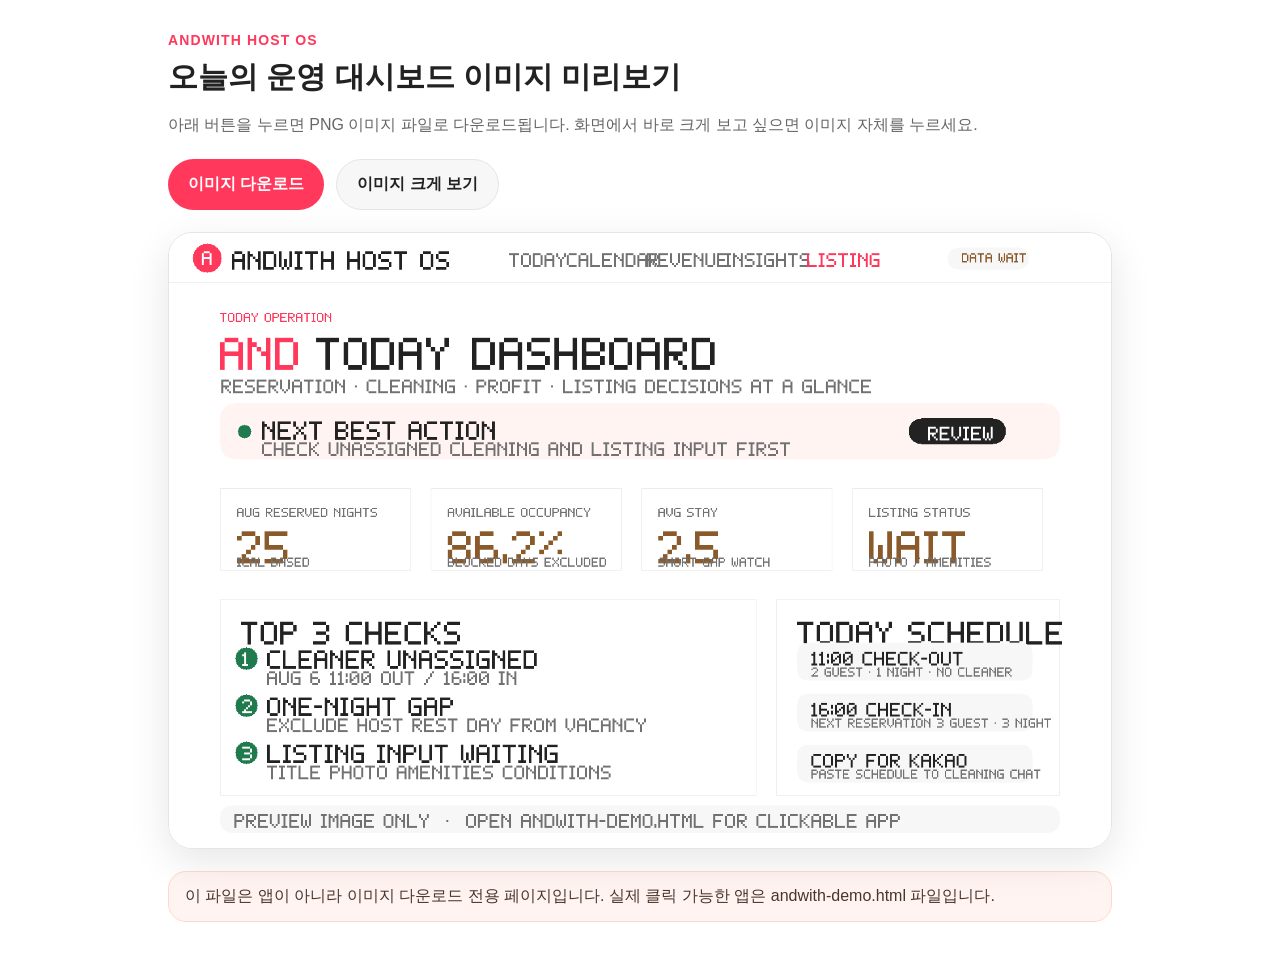
<file: andwith-preview-click.html>
<!doctype html>
<html lang="ko">
<head>
  <meta charset="UTF-8">
  <meta name="viewport" content="width=device-width, initial-scale=1.0">
  <title>ANDWITH 미리보기 이미지 다운로드</title>
  <style>
    *{box-sizing:border-box}body{margin:0;background:#fff;font-family:-apple-system,BlinkMacSystemFont,"Noto Sans KR",sans-serif;color:#222}main{max-width:980px;margin:0 auto;padding:32px 18px 48px}.brand{color:#ff385c;font-weight:900;font-size:14px;letter-spacing:.08em}h1{font-size:30px;line-height:1.25;margin:10px 0 8px}p{color:#666;line-height:1.6}.actions{display:flex;gap:12px;flex-wrap:wrap;margin:22px 0}a.button{display:inline-flex;align-items:center;justify-content:center;text-decoration:none;border-radius:999px;padding:14px 20px;font-weight:800}.primary{background:#ff385c;color:#fff}.secondary{background:#f7f7f7;color:#222;border:1px solid #e5e5e5}.preview{width:100%;border:1px solid #e5e5e5;border-radius:24px;box-shadow:0 12px 40px rgba(0,0,0,.10)}.note{background:#fff4f1;border:1px solid #ffd8d0;border-radius:18px;padding:14px 16px;margin-top:18px;color:#4a352c}
  </style>
</head>
<body>
  <main>
    <div class="brand">ANDWITH HOST OS</div>
    <h1>오늘의 운영 대시보드 이미지 미리보기</h1>
    <p>아래 버튼을 누르면 PNG 이미지 파일로 다운로드됩니다. 화면에서 바로 크게 보고 싶으면 이미지 자체를 누르세요.</p>
    <div class="actions">
      <a class="button primary" download="andwith-preview-today.png" href="[data-uri]">이미지 다운로드</a>
      <a class="button secondary" target="_blank" href="[data-uri]">이미지 크게 보기</a>
    </div>
    <a target="_blank" href="[data-uri]"><img class="preview" src="[data-uri]" alt="ANDWITH Host OS 오늘의 운영 대시보드 미리보기"></a>
    <div class="note">이 파일은 앱이 아니라 이미지 다운로드 전용 페이지입니다. 실제 클릭 가능한 앱은 andwith-demo.html 파일입니다.</div>
  </main>
</body>
</html>
</file>
<file: styles.css>
:root{--coral:#ff385c;--coral-dark:#df264b;--ink:#222;--muted:#717171;--line:#e5e5e5;--soft:#f7f7f7;--green:#238a63;--green-soft:#e5f4ee;--gold:#d49a22;--shadow:0 8px 30px rgba(0,0,0,.07)}
*{box-sizing:border-box}html{scroll-behavior:smooth}body{margin:0;color:var(--ink);background:#fff;font-family:Pretendard,"Noto Sans KR",-apple-system,BlinkMacSystemFont,"Segoe UI",sans-serif}.topbar{height:76px;border-bottom:1px solid var(--line);display:grid;grid-template-columns:1fr auto 1fr;align-items:center;padding:0 4vw;position:sticky;top:0;background:rgba(255,255,255,.96);backdrop-filter:blur(12px);z-index:20}.brand{display:flex;align-items:center;gap:10px;text-decoration:none;color:var(--coral);font-size:17px;font-weight:800;letter-spacing:-.4px}.brand b{color:#555;font-size:11px;margin-left:4px}.brand-mark{width:34px;height:34px;border:2px solid var(--coral);border-radius:12px 12px 12px 5px;display:grid;place-items:center}.topbar nav{display:flex;align-self:stretch;gap:28px}.nav{border:0;background:none;font-size:14px;font-weight:650;color:#555;position:relative;cursor:pointer;padding:0 2px}.nav.active{color:#111}.nav.active:after{content:"";height:2px;background:#111;position:absolute;left:0;right:0;bottom:0}.top-actions{display:flex;align-items:center;justify-content:flex-end;gap:13px}.property-pill{border:1px solid var(--line);border-radius:24px;background:white;padding:10px 14px;font-weight:700}.property-pill i{display:inline-block;width:9px;height:9px;border-radius:50%;background:var(--green);margin-right:8px}.bell{border:0;background:none;color:var(--coral);font-size:10px}.avatar{width:34px;height:34px;border-radius:50%;display:grid;place-items:center;background:#222;color:white;font-size:12px;font-weight:700}main{max-width:1480px;margin:auto;padding:0 4vw 70px}.view{display:none}.view.active{display:block}.page-head{display:flex;justify-content:space-between;align-items:flex-end;padding:48px 0 28px;gap:30px}.page-head.compact{padding-top:40px}.page-head h1{font-size:32px;letter-spacing:-1.3px;margin:5px 0 9px}.page-head h1 em{font-style:normal;color:var(--coral)}.page-head>div>p:last-child{color:var(--muted);font-size:14px;margin:0}.kicker{margin:0;color:var(--coral);font-size:10px;letter-spacing:1.7px;font-weight:800}.outline,.primary{border-radius:10px;padding:11px 16px;font-weight:700;cursor:pointer}.outline{background:#fff;border:1px solid #bbb}.primary{background:var(--coral);color:#fff;border:1px solid var(--coral)}.primary:hover{background:var(--coral-dark)}.status-strip{height:44px;background:var(--soft);border-radius:12px;display:flex;align-items:center;gap:24px;padding:0 16px;font-size:12px;color:#666;margin-bottom:18px}.status-strip .needs{margin-left:auto;color:#a36200}.dot{display:inline-block;width:8px;height:8px;border-radius:50%;margin-right:6px}.green{background:var(--green)}.metric-grid{display:grid;grid-template-columns:repeat(4,1fr);border:1px solid var(--line);border-radius:16px;overflow:hidden;margin-bottom:22px}.metric-grid article{padding:22px 24px;min-height:126px;border-right:1px solid var(--line)}.metric-grid article:last-child{border:0}.metric-grid span{font-size:12px;color:#555}.metric-grid strong{display:block;font-size:28px;margin:13px 0 7px;letter-spacing:-.8px}.metric-grid strong small{font-size:13px;margin-left:3px}.metric-grid p{font-size:11px;color:var(--muted);margin:0}.metric-grid .waiting{font-size:20px;color:#a36200}.dashboard-grid{display:grid;grid-template-columns:minmax(0,1.6fr) minmax(300px,.65fr);gap:22px;margin-bottom:22px}.panel{border:1px solid var(--line);border-radius:16px;background:#fff;padding:24px}.panel-head{display:flex;align-items:center;justify-content:space-between;margin-bottom:18px}.panel-head h2{font-size:20px;margin:4px 0 0;letter-spacing:-.6px}.count{width:29px;height:29px;border-radius:50%;display:grid;place-items:center;background:#fff0f3;color:var(--coral);font-weight:800}.recommend{display:grid;grid-template-columns:34px 1fr;gap:12px;padding:19px 0;border-top:1px solid var(--line)}.recommend.urgent{border:1px solid #ffd4dd;background:#fff9fa;border-radius:13px;padding:17px;margin-bottom:3px}.rank{width:28px;height:28px;border-radius:50%;background:#f4f4f4;display:grid;place-items:center;font-weight:800;font-size:12px}.urgent .rank{background:var(--coral);color:#fff}.rec-title{display:flex;justify-content:space-between;gap:12px}.rec-title b{font-size:14px}.rec-title span{font-size:10px;color:var(--coral);background:#fff0f3;padding:5px 8px;border-radius:20px;white-space:nowrap}.recommend p{font-size:12px;line-height:1.65;color:#666;margin:8px 0}.recommend details{font-size:11px;color:#666}.recommend summary{cursor:pointer;color:#333;font-weight:700}.recommend li{margin:6px 0}.rec-actions{display:flex;align-items:center;gap:7px;margin-top:11px}.rec-actions button{border:1px solid var(--line);background:#fff;padding:7px 10px;border-radius:8px;font-size:11px;font-weight:700;cursor:pointer}.rec-actions button.primary{background:var(--coral);border-color:var(--coral);color:#fff}.rec-actions small{color:#888;font-size:10px;margin-left:4px}.right-panel{padding-bottom:18px}.timeline{display:grid;gap:0}.timeline>div{display:grid;grid-template-columns:52px 12px 1fr;gap:8px;position:relative;min-height:70px}.timeline>div:before{content:"";grid-column:2;width:9px;height:9px;border-radius:50%;background:var(--green);margin-top:5px;z-index:1}.timeline>div:not(:last-child):after{content:"";position:absolute;left:68px;top:14px;bottom:-4px;width:1px;background:#d8e7e1}.timeline time{font-size:11px;color:#777}.timeline span{grid-column:3}.timeline b,.timeline small{display:block;font-size:12px}.timeline small{color:#777;margin-top:5px}.text-button{border:0;background:none;color:var(--coral);font-weight:700;padding:0;cursor:pointer}.mini-alert{background:#f7f7f7;padding:14px;border-radius:11px;margin-top:8px}.mini-alert b{font-size:12px}.mini-alert p{font-size:11px;line-height:1.5;color:#777;margin:5px 0 0}.calendar-preview{padding-bottom:18px}.week-strip{display:grid;grid-template-columns:repeat(7,1fr);gap:7px}.week-day{min-height:91px;border:1px solid var(--line);border-radius:11px;padding:11px}.week-day span,.week-day b,.week-day small{display:block}.week-day span{font-size:10px;color:#888}.week-day b{font-size:17px;margin:5px 0}.week-day small{font-size:10px;color:#777}.week-day.booked{background:var(--green-soft);border-color:#b8dece}.week-day.blocked-day{background:#eee;text-decoration:none}.calendar-toolbar{display:flex;align-items:center;gap:13px;margin-bottom:18px}.calendar-toolbar>button{border:1px solid var(--line);background:#fff;border-radius:50%;width:32px;height:32px;font-size:20px}.calendar-toolbar h2{font-size:23px;margin:0}.legend{margin-left:auto;display:flex;gap:15px;font-size:11px;color:#666}.legend i{display:inline-block;width:9px;height:9px;border-radius:3px;margin-right:5px}.legend .and{background:var(--green)}.legend .blocked{background:#aaa}.legend .clean{border:2px solid var(--coral)}.weekdays,.month-calendar{display:grid;grid-template-columns:repeat(7,1fr)}.weekdays span{font-size:11px;text-align:center;color:#777;padding:8px}.month-calendar{border-top:1px solid var(--line);border-left:1px solid var(--line)}.day{background:#fff;border:0;border-right:1px solid var(--line);border-bottom:1px solid var(--line);min-height:132px;padding:9px;text-align:left;position:relative;overflow:hidden;cursor:pointer}.day:hover{box-shadow:inset 0 0 0 2px #bbb}.day.outside{background:#fafafa;cursor:default}.day time{font-weight:700;font-size:12px}.day.booked{background:linear-gradient(180deg,#fff 0,#fff 27%,#f0f8f5 27%)}.stay{margin:13px -4px 0;background:var(--green);color:#fff;border-radius:6px;padding:8px;min-height:43px}.stay b,.stay span{display:block;white-space:nowrap;overflow:hidden;text-overflow:ellipsis}.stay b{font-size:11px}.stay span{font-size:9px;opacity:.9;margin-top:2px}.block-label{margin-top:15px;background:#ddd;color:#666;border-radius:6px;padding:8px;font-size:10px}.clean-label{position:absolute;bottom:7px;left:8px;color:var(--coral);font-size:9px;font-weight:700}.price{position:absolute;left:9px;bottom:10px;font-size:10px;color:#777}.head-buttons{display:flex;gap:8px}.notice{display:flex;gap:12px;align-items:center;background:#fff5e5;color:#805400;padding:13px 16px;border-radius:10px;font-size:12px;margin-bottom:20px}.month-tabs{display:flex;gap:7px;margin-bottom:14px}.month-tabs button{border:1px solid var(--line);background:#fff;padding:9px 17px;border-radius:22px;font-weight:700}.month-tabs button.active{background:#222;color:#fff}.month-tabs small{font-size:8px}.revenue-cards{margin-bottom:22px}.profit-list>div{display:flex;justify-content:space-between;padding:13px 0;border-bottom:1px solid var(--line);font-size:13px}.profit-list .minus b{color:#777}.profit-list .total{padding-top:18px;border:0;font-size:15px}.profit-list .total b{color:var(--green)}.formula{background:var(--soft);padding:11px;border-radius:8px;color:#777;font-size:10px}.data-quality ul{list-style:none;padding:0;margin:0}.data-quality li{padding:10px 0;border-bottom:1px solid var(--line);font-size:12px}.data-quality li:before{margin-right:8px}.data-quality .ok:before{content:'✓';color:var(--green)}.data-quality .warn:before{content:'!';color:#b87800;font-weight:800}.chart-panel{padding-bottom:22px}.chip{font-size:10px;background:#fff0f3;color:var(--coral);padding:7px 10px;border-radius:20px}.chart{height:260px;position:relative;margin-top:30px}.chart svg{width:100%;height:230px;overflow:visible}.chart .area{fill:url(#area)}.chart .line{fill:none;stroke:var(--coral);stroke-width:3}.chart circle{fill:var(--coral);stroke:#fff;stroke-width:3}.gridlines{position:absolute;inset:0 0 30px;background:repeating-linear-gradient(to bottom,#eee 0,#eee 1px,transparent 1px,transparent 45px)}.spike-note{position:absolute;right:2%;top:-28px;background:#fff;border:1px solid #ffd1da;box-shadow:var(--shadow);padding:11px 13px;border-radius:10px;display:grid;gap:3px}.spike-note b{font-size:11px}.spike-note span{font-size:9px;color:#777}.spike-note button{border:0;background:none;color:var(--coral);padding:3px 0;text-align:left;font-size:9px;font-weight:700}.chart-labels{display:flex;justify-content:space-between;color:#888;font-size:10px}dialog{border:0;border-radius:18px;padding:0;width:min(590px,calc(100vw - 30px));box-shadow:0 24px 90px rgba(0,0,0,.25)}dialog::backdrop{background:rgba(0,0,0,.44);backdrop-filter:blur(2px)}dialog form{padding:30px;position:relative}dialog h2{font-size:24px;margin:5px 0 9px}dialog form>p:not(.kicker){font-size:12px;color:#777;line-height:1.6}.close{position:absolute;right:18px;top:16px;border:0;background:#f4f4f4;border-radius:50%;width:30px;height:30px;font-size:18px}dialog label{display:grid;gap:7px;font-size:11px;font-weight:700;margin-top:15px}dialog input,dialog textarea,dialog select{border:1px solid #ccc;border-radius:9px;padding:11px;font:inherit}dialog textarea{min-height:100px;resize:vertical}.dialog-actions{display:flex;justify-content:flex-end;gap:8px;margin-top:20px}.dialog-actions button{border:1px solid var(--line);padding:10px 15px;border-radius:9px;background:#fff;font-weight:700}.dialog-actions .primary{background:var(--coral);color:#fff}.result,.empty-state{margin-top:14px;background:var(--soft);padding:13px;border-radius:9px;color:#666;font-size:11px}.dropzone{border:1px dashed #aaa;border-radius:11px;padding:23px;text-align:center}.dropzone input{display:none}.dropzone span,.dropzone small{display:block}.dropzone small{color:#999;margin-top:4px}.form-row{display:grid;grid-template-columns:1fr 1fr;gap:10px}.guest-buttons{display:grid;grid-template-columns:repeat(4,1fr);gap:7px}.guest-buttons button{border:1px solid #ccc;background:#fff;padding:10px;border-radius:8px}.guest-buttons button.selected{background:var(--green);color:#fff;border-color:var(--green)}#toast{position:fixed;bottom:25px;left:50%;transform:translate(-50%,20px);background:#222;color:#fff;padding:11px 18px;border-radius:24px;font-size:12px;opacity:0;pointer-events:none;transition:.25s;z-index:99}#toast.show{opacity:1;transform:translate(-50%,0)}
@media(max-width:1000px){.metric-grid{grid-template-columns:1fr 1fr}.metric-grid article:nth-child(2){border-right:0}.metric-grid article:nth-child(-n+2){border-bottom:1px solid var(--line)}.dashboard-grid{grid-template-columns:1fr}.day{min-height:110px}.topbar{grid-template-columns:1fr auto}.topbar nav{display:none}.brand b{display:none}}
@media(max-width:650px){.topbar{height:64px;padding:0 16px}.property-pill{display:none}main{padding:0 13px 40px}.page-head{padding-top:28px;display:block}.page-head h1{font-size:27px}.page-head>button,.head-buttons{margin-top:18px}.metric-grid{grid-template-columns:1fr 1fr}.metric-grid article{padding:16px;min-height:110px}.metric-grid strong{font-size:22px}.status-strip{overflow:auto;white-space:nowrap}.recommend{grid-template-columns:28px 1fr}.rec-title{display:block}.rec-title span{display:inline-block;margin-top:6px}.rec-actions{flex-wrap:wrap}.week-strip{overflow:auto;grid-template-columns:repeat(7,95px)}.calendar-panel{padding:12px;overflow:auto}.calendar-toolbar,.weekdays,.month-calendar{min-width:760px}.legend{display:none}.day{min-height:115px}.notice{align-items:flex-start;display:grid}.spike-note{right:0}.chart{height:220px}.chart svg{height:190px}}
.demo-banner{margin-top:18px;padding:11px 15px;border:1px solid #ffd4dd;background:#fff7f9;border-radius:10px;display:flex;align-items:center;gap:10px;color:#6f4250;font-size:11px}.demo-banner b{color:var(--coral);white-space:nowrap}@media(max-width:650px){.demo-banner{align-items:flex-start;display:grid}}
/* ANDWITH is the only coral brand element; operational controls stay neutral. */
.kicker,.page-head h1 em,.text-button,.spike-note button,.chip{color:#555}.page-head h1 em{font-style:normal}.primary,.rec-actions button.primary,.action-button,.dialog-actions .action-button{background:#4a4a4a!important;border-color:#4a4a4a!important;color:#fff!important}.primary:hover,.action-button:hover{background:#303030!important}.count,.urgent .rank{background:#4a4a4a;color:#fff}.recommend.urgent{border-color:#dedede;background:#fafafa}.rec-title span,.chip{background:#f0f0f0;color:#555}.demo-banner{border-color:#e2e2e2;background:#f8f8f8;color:#666}.demo-banner b{color:#333}.outline.small{padding:7px 10px;font-size:11px}.rec-actions .action-button{padding:7px 12px}
/* A reservation is one continuous bar, split only when a calendar row wraps. */
.day{overflow:visible}.stay{position:relative;z-index:2;margin:13px -10px 0;border-radius:0;min-height:43px}.stay.segment-start{margin-left:-4px;border-radius:7px 0 0 7px;padding-left:9px}.stay.segment-end{margin-right:-4px;border-radius:0 7px 7px 0}.stay.segment-start.segment-end{border-radius:7px;margin-left:-4px;margin-right:-4px}
.custom-expense{position:relative;padding-right:30px!important}.custom-expense span small{display:block;color:#999;font-size:9px;margin-top:3px}.custom-expense button{position:absolute;right:0;border:0;background:#f1f1f1;width:22px;height:22px;border-radius:50%;cursor:pointer;color:#777}.profit-list #extraExpenseRows:empty{display:none}
#viewsChart circle{fill:#fff;stroke:#3f3f3f;stroke-width:3;cursor:pointer;vector-effect:non-scaling-stroke}#viewsChart circle:hover,#viewsChart circle.selected{fill:#3f3f3f;stroke:#fff;stroke-width:4}.chart-detail{display:grid;grid-template-columns:repeat(4,1fr) auto;align-items:center;gap:12px;background:#f7f7f7;border-radius:11px;padding:13px 15px;margin-top:14px}.chart-detail div span,.chart-detail div b{display:block}.chart-detail div span{font-size:9px;color:#888;margin-bottom:4px}.chart-detail div b{font-size:12px}.chart-detail button{border:1px solid #bbb;background:#fff;border-radius:8px;padding:8px 10px;font-size:10px;font-weight:700}.insight-grid{display:grid;grid-template-columns:repeat(4,1fr);gap:12px;margin:18px 0}.stage-card{padding:19px}.stage-card .stage{font-size:9px;color:#777}.stage-card h3{font-size:14px;margin:7px 0 16px}.stage-card>b{font-size:20px}.stage-card p{font-size:11px;line-height:1.55;color:#666;min-height:52px}.stage-card small{color:#999;font-size:9px}.report-preview{display:grid;grid-template-columns:1fr 1.25fr;gap:40px;align-items:center}.report-preview h2{margin:6px 0 8px}.report-preview>div>p:last-child{font-size:12px;color:#666;line-height:1.6}.report-preview ul{list-style:none;padding:0;margin:0;display:grid;grid-template-columns:1fr 1fr;gap:10px}.report-preview li{background:#f7f7f7;border-radius:9px;padding:12px}.report-preview li b,.report-preview li span{display:block;font-size:10px}.report-preview li b{margin-bottom:5px}.report-preview li span{color:#777}
@media(max-width:1000px){.insight-grid{grid-template-columns:1fr 1fr}.chart-detail{grid-template-columns:1fr 1fr}.report-preview{grid-template-columns:1fr}}
@media(max-width:650px){.insight-grid{grid-template-columns:1fr}.chart-detail{grid-template-columns:1fr 1fr}.report-preview ul{grid-template-columns:1fr}.stay{font-size:9px}}
/* Refined operational palette: coral brand/property title, warm-brown metrics, dark-green decisions. */
:root{--warm-brown:#9a6508;--property-color:#315f50}.property-accent{color:var(--coral)!important}.metric-grid strong,.metric-grid .waiting{color:var(--warm-brown)}.rank,.urgent .rank{background:#235d48;color:#fff}.stay{background:var(--property-color);min-height:30px;padding:5px 8px;margin-top:15px}.stay b{font-size:10px}.stay span{font-size:8px}.day.booked{background:linear-gradient(180deg,#fff 0,#fff 31%,#f4f8f6 31%)}.legend .and{background:var(--property-color)}
#viewsChart circle{fill:#fff;stroke:var(--coral)}#viewsChart circle:hover,#viewsChart circle.selected{fill:var(--coral);stroke:#fff}.chart-detail div:nth-child(2) b,.chart-detail div:nth-child(3) b{color:var(--warm-brown)}
.property-switch{position:relative}.property-menu{position:absolute;right:0;top:46px;width:260px;background:#fff;border:1px solid var(--line);border-radius:13px;box-shadow:var(--shadow);padding:7px;z-index:40}.property-menu>button{width:100%;border:0;background:#fff;border-radius:9px;padding:10px;display:flex;align-items:center;gap:9px;text-align:left;cursor:pointer}.property-menu>button:hover{background:#f7f7f7}.property-menu button>i{width:11px;height:11px;border-radius:50%;flex:0 0 auto}.property-menu button span{flex:1}.property-menu button b,.property-menu button small{display:block}.property-menu button b{font-size:12px}.property-menu button small{font-size:9px;color:#888;margin-top:3px}.property-menu button em{font-size:9px;color:#777;font-style:normal}.property-menu .add-property{border-top:1px solid var(--line);border-radius:0;margin-top:4px;color:#333;font-weight:700}
.listing-score{border:1px solid var(--line);border-radius:14px;padding:17px 20px;margin-bottom:16px;display:grid;grid-template-columns:280px 1fr;align-items:center;gap:25px}.listing-score span,.listing-score b,.listing-score small{display:block}.listing-score span{font-size:11px;color:#777}.listing-score b{font-size:25px;color:var(--warm-brown);margin:4px 0}.listing-score small{font-size:9px;color:#999}.score-track{height:7px;border-radius:10px;background:#eee;overflow:hidden}.score-track i{display:block;height:100%;background:var(--property-color)}.listing-grid{display:grid;grid-template-columns:repeat(4,1fr);gap:12px}.listing-card{position:relative;padding:20px}.listing-card h2{font-size:15px;margin:8px 0 15px}.listing-card>b{font-size:23px;color:var(--warm-brown)}.listing-card p{font-size:10px;color:#777;line-height:1.55;min-height:48px}.listing-card ul{padding-left:16px;margin:14px 0 0}.listing-card li{font-size:10px;color:#555;margin:7px 0}.audit-state{font-size:9px;background:#eee;color:#666;border-radius:20px;padding:5px 8px}.audit-state.good{background:#e5f0eb;color:#235d48}.audit-state.warn{background:#fff1dd;color:#8b5b0c}.listing-recommendations{margin-top:16px}.listing-recommendations .panel-head>span{font-size:10px;color:#888}.listing-recommendations ol{padding:0;margin:0;list-style:none;counter-reset:listing}.listing-recommendations li{counter-increment:listing;display:grid;grid-template-columns:32px 1fr;column-gap:10px;border-top:1px solid var(--line);padding:15px 0}.listing-recommendations li:before{content:counter(listing);grid-row:1/3;width:25px;height:25px;border-radius:50%;background:#235d48;color:#fff;display:grid;place-items:center;font-size:10px;font-weight:800}.listing-recommendations b{font-size:12px}.listing-recommendations p{font-size:10px;color:#777;line-height:1.5;margin:5px 0 0}
@media(max-width:1100px){.listing-grid{grid-template-columns:1fr 1fr}}@media(max-width:650px){.listing-score{grid-template-columns:1fr}.listing-grid{grid-template-columns:1fr}.property-menu{position:fixed;top:67px;right:12px;left:12px;width:auto}.top-actions .property-pill{display:block}}
.property-menu .portfolio-option{border-bottom:1px solid var(--line);border-radius:0;margin-bottom:4px}.property-menu .portfolio-option>i{background:linear-gradient(135deg,#315f50 0 48%,#d49a22 52% 100%)}.portfolio-panel{padding:22px}.portfolio-scroll{overflow-x:auto;padding-bottom:8px}.portfolio-calendar{min-width:1320px;border-top:1px solid var(--line);border-left:1px solid var(--line)}.portfolio-row{display:grid;grid-template-columns:170px repeat(31,minmax(34px,1fr));position:relative;min-height:66px}.portfolio-row>*{border-right:1px solid var(--line);border-bottom:1px solid var(--line)}.portfolio-dates{min-height:34px;background:#fafafa}.portfolio-dates>b,.portfolio-dates>span{display:grid;place-items:center;font-size:9px;color:#777}.portfolio-name{grid-column:1;background:#fff;border-top:0;border-left:0;display:flex;align-items:center;gap:9px;padding:10px;text-align:left;position:sticky;left:0;z-index:5}.portfolio-name>i{width:10px;height:10px;border-radius:50%}.portfolio-name span{display:block}.portfolio-name b,.portfolio-name small{display:block}.portfolio-name b{font-size:11px}.portfolio-name small{font-size:9px;color:#888;margin-top:3px}.portfolio-cell{min-width:0;background:#fff}.portfolio-stay{align-self:center;height:31px;margin:0 2px;background:var(--stay-color);color:#fff;border:0!important;border-radius:7px;z-index:3;padding:4px 7px;text-align:left;overflow:hidden}.portfolio-stay b,.portfolio-stay span{font-size:8px;white-space:nowrap}.portfolio-stay span{margin-left:4px;opacity:.85}.portfolio-help{margin:12px 0 0;color:#777;font-size:10px}.portfolio-panel[hidden],.calendar-panel[hidden]{display:none}
.cleaning-panel{margin-top:18px}.cleaning-panel .panel-head>div>p:last-child{font-size:10px;color:#777;margin:5px 0 0}.cleaning-tools{display:flex;gap:8px}.cleaning-tools select,.cleaning-item select{border:1px solid #ccc;border-radius:8px;background:#fff;padding:8px;font-size:10px}.cleaning-list{display:grid;gap:8px}.cleaning-item{display:grid;grid-template-columns:1.25fr .8fr 1fr auto;align-items:center;gap:16px;border:1px solid var(--line);border-radius:10px;padding:12px}.cleaning-item.needs-assignee{border-color:#d99b43;background:#fff9ef}.cleaning-date b,.cleaning-date span,.cleaning-item>div>span,.cleaning-item>div>b{display:block}.cleaning-date b{font-size:12px}.cleaning-date span,.cleaning-item>div>span{font-size:9px;color:#888;margin-top:4px}.cleaning-item>div>b{font-size:11px;margin-top:4px}.cleaning-item label{font-size:9px;color:#777}.cleaning-item label select{display:block;width:100%;margin-top:4px}.clean-label.unassigned{color:#a86300;background:#fff0d6;padding:3px 5px;border-radius:5px}.wide-dialog{width:min(860px,calc(100vw - 30px))}.form-row.three{grid-template-columns:repeat(3,1fr)}
.source-strip{display:flex;align-items:center;gap:8px;background:#f7f7f7;border-radius:10px;padding:11px 14px;margin-bottom:15px;font-size:9px;color:#777}.source-strip>span:first-child{margin-right:auto}.evidence{display:inline-block;font-size:8px;border-radius:20px;padding:5px 8px;font-weight:700}.evidence.official{background:#e5f0eb;color:#235d48}.evidence.estimated{background:#fff0d8;color:#85560b}.evidence.hypothesis{background:#eee;color:#666}.listing-status-grid{display:grid;grid-template-columns:repeat(4,1fr);gap:11px;margin-bottom:15px}.status-card{padding:17px}.status-card>span,.status-card>b{display:block}.status-card>span{font-size:9px;color:#777}.status-card>b{font-size:17px;color:var(--warm-brown);margin:7px 0}.status-card>p{font-size:9px;color:#888;line-height:1.55;margin:0}.listing-profile{margin-bottom:15px}.profile-summary{display:grid;grid-template-columns:2fr 1fr 1fr;gap:1px;background:var(--line);border:1px solid var(--line);border-radius:9px;overflow:hidden}.profile-summary>div{background:#fff;padding:11px}.profile-summary span,.profile-summary b{display:block}.profile-summary span{font-size:8px;color:#888;margin-bottom:4px}.profile-summary b{font-size:10px;line-height:1.4}.optimization-grid{display:grid;grid-template-columns:1fr 1fr;gap:12px}.optimization-grid>.panel{padding:19px}.section-label{font-size:10px;font-weight:800;margin-bottom:14px}.check-list{list-style:none;margin:0;padding:0}.check-list li{font-size:10px;padding:7px 0;border-top:1px solid #eee}.check-list li:before{display:inline-grid;place-items:center;width:17px;height:17px;border-radius:50%;margin-right:7px;font-size:8px}.check-list li.done:before{content:'✓';background:#e5f0eb;color:#235d48}.check-list li.waiting-item:before{content:'·';background:#eee;color:#777}.funnel-row{display:flex;align-items:center;justify-content:space-between;gap:5px;background:#f7f7f7;border-radius:8px;padding:12px}.funnel-row span{font-size:9px}.funnel-row span b{color:#888}.funnel-row i{font-style:normal;color:#aaa}.data-note{font-size:9px;color:#888}.optimization-grid>.panel>p{font-size:10px;color:#777;line-height:1.5}.compact-list{display:grid;gap:5px;margin-top:10px}.compact-list>div{background:#f7f7f7;border-radius:7px;padding:9px}.compact-list b,.compact-list span,.compact-list small{display:block;font-size:9px}.compact-list span,.compact-list small{color:#777;margin-top:3px}.compact-list>p{font-size:9px;color:#999}.experiment-banner{border-left:3px solid #d49a22;background:#fff8e9;padding:10px}.experiment-banner b,.experiment-banner span,.experiment-banner small{display:block}.experiment-banner b{font-size:9px;color:#8b5b0c}.experiment-banner span{font-size:10px;margin:4px 0}.experiment-banner small{font-size:8px;color:#888}.recommendation-deck{margin-top:15px}.recommendation-deck .panel-head>span{font-size:9px;color:#888}.listing-rec{border-top:1px solid var(--line);padding:17px 0}.listing-rec h3{font-size:13px;margin:9px 0}.listing-rec dl{display:grid;grid-template-columns:repeat(3,1fr);gap:7px;margin:0}.listing-rec dl>div{background:#f7f7f7;border-radius:7px;padding:9px}.listing-rec dt,.listing-rec dd{font-size:9px}.listing-rec dt{color:#888}.listing-rec dd{margin:4px 0 0;font-weight:700;line-height:1.4}.listing-rec footer{font-size:9px;color:#777;margin-top:10px}.listing-rec.muted p{font-size:10px;color:#777}.listing-rec.muted{opacity:.8}
@media(max-width:900px){.cleaning-item{grid-template-columns:1fr 1fr}.listing-status-grid{grid-template-columns:1fr 1fr}.profile-summary{grid-template-columns:1fr 1fr}.listing-rec dl{grid-template-columns:1fr 1fr}}@media(max-width:650px){.cleaning-panel .panel-head{display:block}.cleaning-tools{margin-top:12px;display:grid}.cleaning-item{grid-template-columns:1fr}.form-row.three{grid-template-columns:1fr}.source-strip{flex-wrap:wrap}.source-strip>span:first-child{width:100%}.listing-status-grid,.optimization-grid,.profile-summary{grid-template-columns:1fr}.listing-rec dl{grid-template-columns:1fr}}
.chart-empty{min-height:230px;border:1px dashed #ccc;border-radius:11px;background:#fafafa;display:flex;flex-direction:column;align-items:center;justify-content:center;text-align:center;padding:25px}.chart-empty b{font-size:14px}.chart-empty p{max-width:520px;font-size:10px;color:#777;line-height:1.6}.experiment-banner.inactive{border-left-color:#aaa;background:#f7f7f7}.experiment-banner.inactive b{color:#666}
.control-strip{display:grid;grid-template-columns:repeat(4,1fr);border:1px solid var(--line);border-radius:14px;margin-bottom:18px;overflow:hidden}.control-strip article{padding:17px 20px;border-right:1px solid var(--line)}.control-strip article:last-child{border:0}.control-strip span,.control-strip b{display:block}.control-strip span{font-size:9px;color:#777}.control-strip b{font-size:19px;color:var(--warm-brown);margin-top:7px}.decision-card{border-top:1px solid var(--line);padding-top:18px}.decision-card h3{font-size:17px}.decision-facts{display:grid;grid-template-columns:1fr 1fr;gap:8px}.decision-facts p{background:#f7f7f7;border-radius:8px;padding:11px;font-size:10px;line-height:1.5}.decision-facts b{display:block;margin-bottom:4px}.decision-card dl{display:grid;grid-template-columns:repeat(3,1fr);gap:7px}.decision-card dl>div{border:1px solid var(--line);border-radius:8px;padding:10px}.decision-card dt{font-size:8px;color:#888}.decision-card dd{font-size:10px;font-weight:700;margin:5px 0 0}.decision-card footer{display:flex;align-items:center;justify-content:flex-end;gap:7px;margin-top:14px}.decision-card footer span{font-size:9px;color:#777;margin-right:auto}.action-button.small{padding:8px 11px;border-radius:8px}.learning-steps{padding-left:25px}.learning-steps li{font-size:11px;padding:9px 0;border-bottom:1px solid var(--line)}.learning-steps li.done{color:#235d48;font-weight:700}.portfolio-overview{margin-bottom:16px}.portfolio-overview .panel-head>span{font-size:10px;color:#777}.property-cards{display:grid;grid-template-columns:1fr 1fr;gap:10px}.property-cards article{display:grid;grid-template-columns:12px 1fr auto;gap:10px;align-items:center;border:1px solid var(--line);border-radius:10px;padding:13px}.property-cards i{width:11px;height:11px;border-radius:50%}.property-cards b,.property-cards span{display:block}.property-cards b{font-size:12px}.property-cards span{font-size:9px;color:#888;margin-top:4px}.data-grid{display:grid;grid-template-columns:repeat(3,1fr);gap:11px}.data-tile{border:1px solid var(--line);border-radius:13px;background:#fff;padding:19px;text-align:left;cursor:pointer}.data-tile:hover{border-color:#999;box-shadow:var(--shadow)}.data-tile b,.data-tile span,.data-tile em{display:block}.data-tile b{font-size:14px}.data-tile span{font-size:10px;color:#777;line-height:1.5;margin:8px 0 18px}.data-tile em{font-size:9px;color:var(--coral);font-style:normal;font-weight:700}.privacy-panel{margin-top:16px;background:#f7f7f7}.privacy-panel b{font-size:12px}.privacy-panel p{font-size:10px;line-height:1.6;color:#777;margin-bottom:0}.cost-fields{display:grid;grid-template-columns:repeat(3,1fr);gap:0 10px}.monthly-total{display:flex;justify-content:space-between;margin-top:17px;background:#f7f7f7;border-radius:10px;padding:14px;font-size:12px}.monthly-total b{color:var(--warm-brown)}.pending-row b{color:#a36200!important}
@media(max-width:1100px){.topbar nav{gap:15px}.data-grid{grid-template-columns:1fr 1fr}.decision-card dl{grid-template-columns:1fr 1fr}}@media(max-width:650px){.control-strip{grid-template-columns:1fr 1fr}.control-strip article:nth-child(2){border-right:0}.control-strip article:nth-child(-n+2){border-bottom:1px solid var(--line)}.decision-facts,.property-cards,.data-grid,.cost-fields{grid-template-columns:1fr}.decision-card dl{grid-template-columns:1fr}.decision-card footer{flex-wrap:wrap}.decision-card footer span{width:100%}}
@media(max-width:1000px){body{padding-bottom:64px}.topbar nav{display:flex;position:fixed;left:0;right:0;bottom:0;height:62px;background:#fff;border-top:1px solid var(--line);box-shadow:0 -8px 24px rgba(0,0,0,.06);z-index:60;gap:0;overflow-x:auto;align-items:stretch}.topbar nav .nav{min-width:86px;flex:1;font-size:10px;padding:8px 9px}.topbar nav .nav.active:after{top:0;bottom:auto;background:var(--coral)}#toast{bottom:78px}}
.utility-button{border:1px solid var(--coral);background:#fff;color:var(--coral);border-radius:18px;padding:7px 10px;font-size:10px;font-weight:800}.device-banner{margin-top:18px;padding:11px 15px;border:1px solid #d7e7e0;background:#f5faf8;border-radius:10px;display:flex;align-items:center;gap:10px;color:#56665f;font-size:11px}.device-banner b{color:#235d48;white-space:nowrap}.device-banner button{margin-left:auto;border:0;background:none;color:#235d48;font-size:10px;font-weight:800;cursor:pointer}.device-actions{display:grid;grid-template-columns:1fr 1fr;gap:8px;margin-top:18px}.device-actions>button,.file-button{display:grid;place-items:center;border-radius:10px;min-height:46px;font-size:11px;font-weight:800;cursor:pointer}.file-button{border:1px solid #aaa}.file-button input{display:none}.install-help{margin-top:14px;padding:14px;background:#f7f7f7;border-radius:10px}.install-help b{font-size:11px}.install-help p,.privacy-copy{font-size:10px!important;line-height:1.7!important;color:#777}.install-help button{font-size:10px}.privacy-copy{margin-top:14px}@media(max-width:650px){.top-actions{gap:7px}.utility-button{display:none}.device-banner{align-items:flex-start;flex-wrap:wrap}.device-banner button{margin-left:0;width:100%;text-align:left;padding:4px 0}.device-actions{grid-template-columns:1fr}}
</file>
